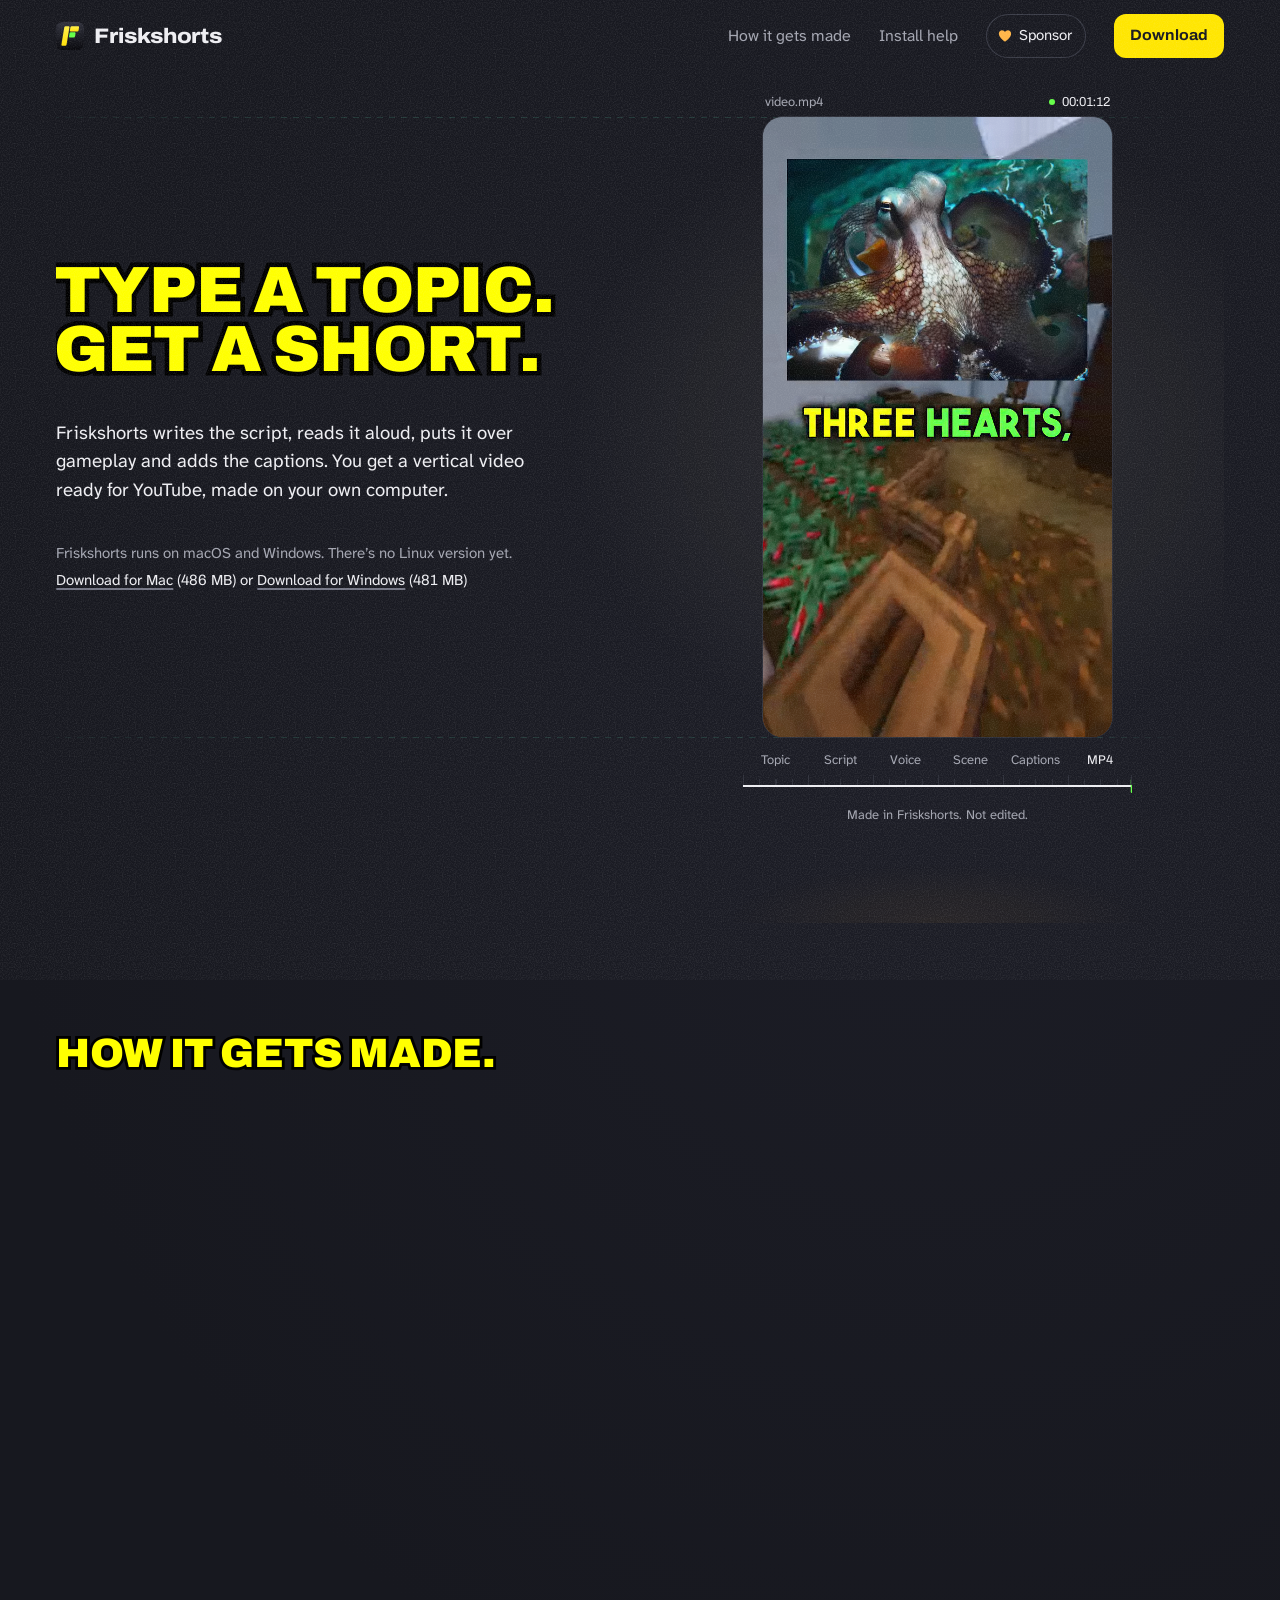
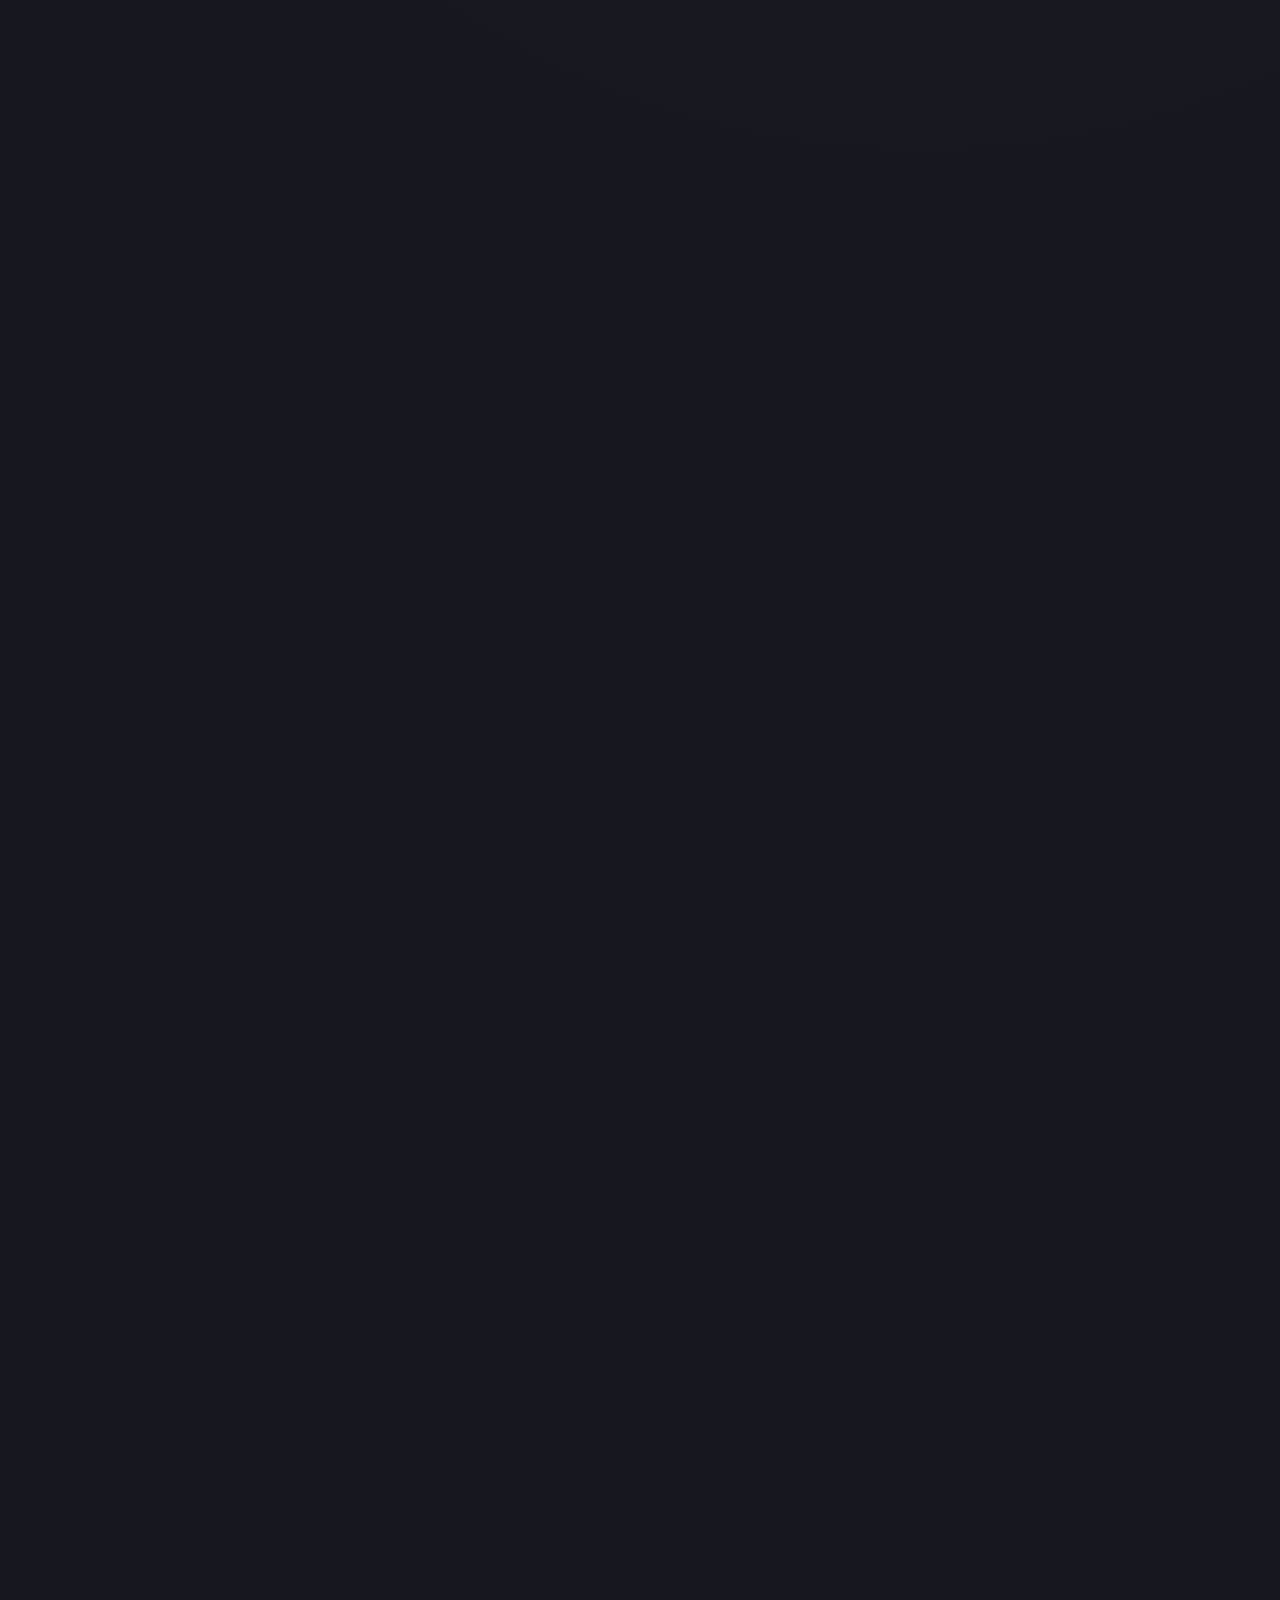
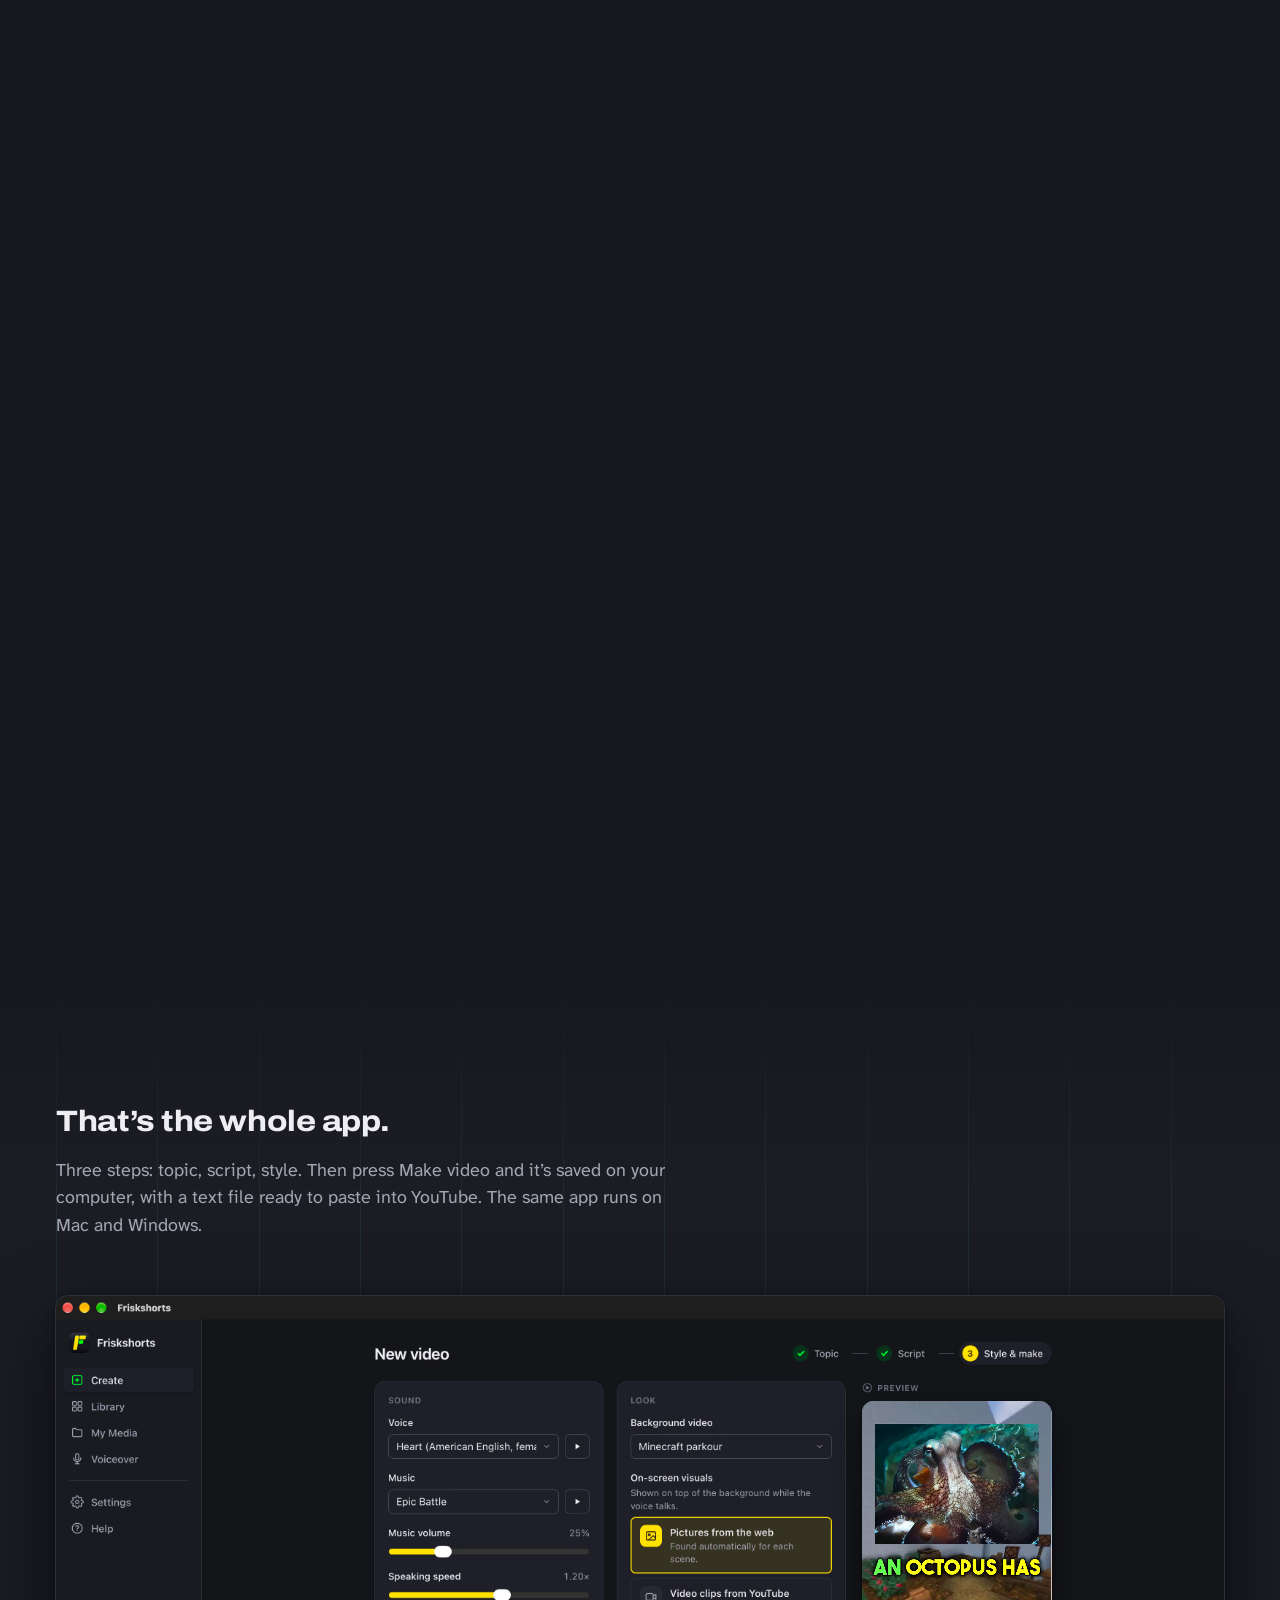
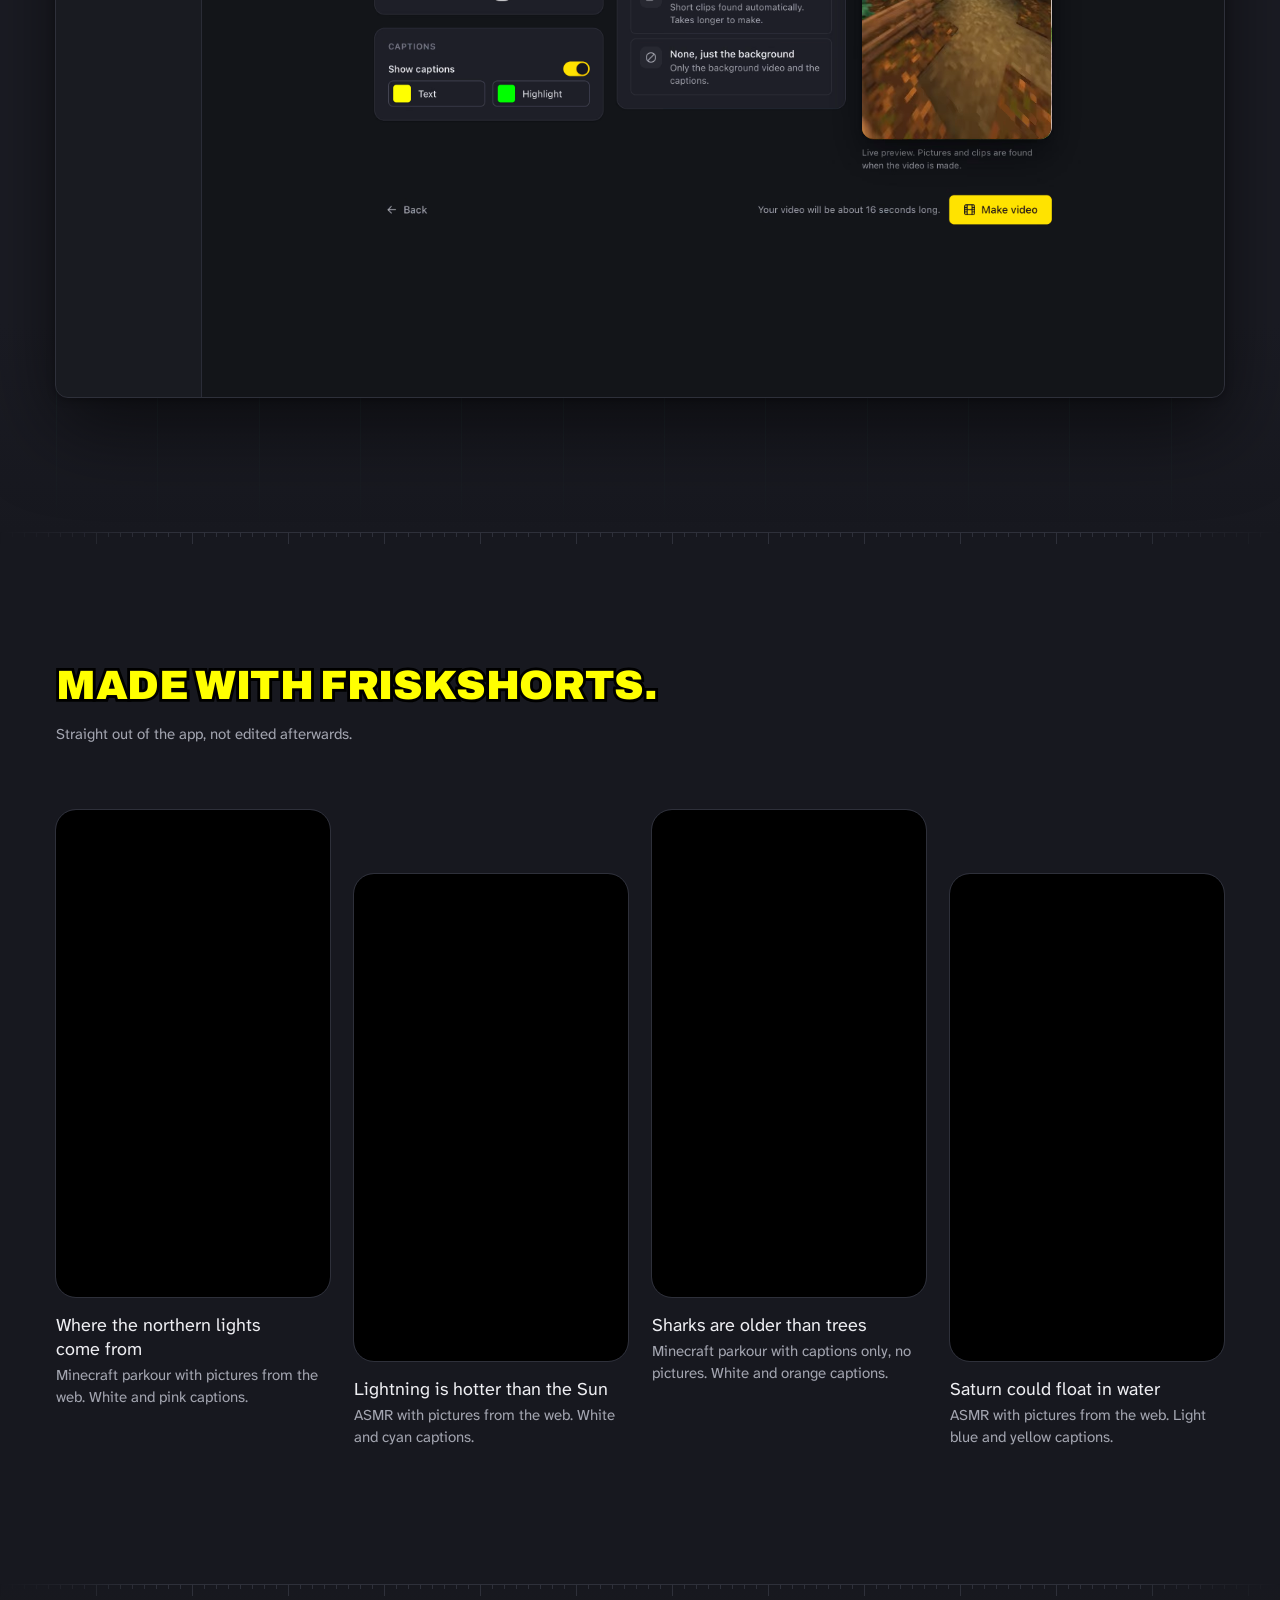
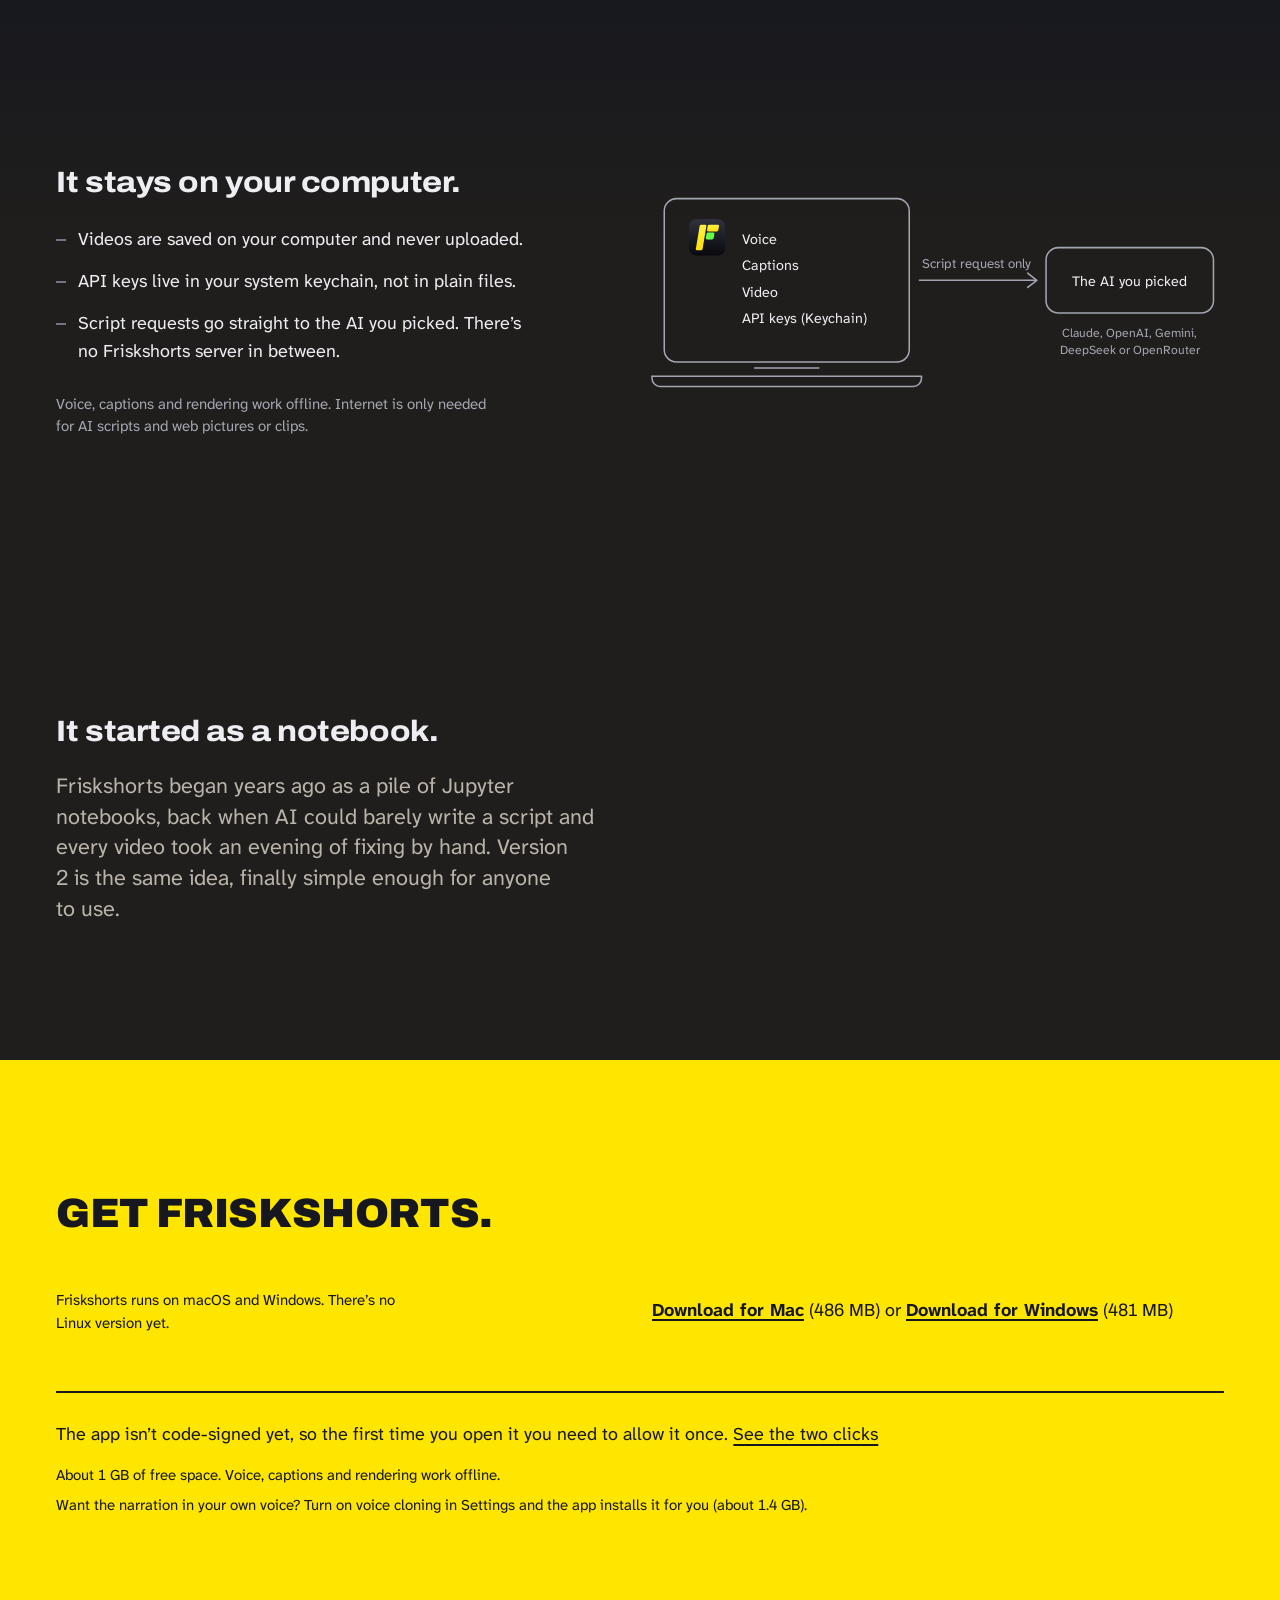
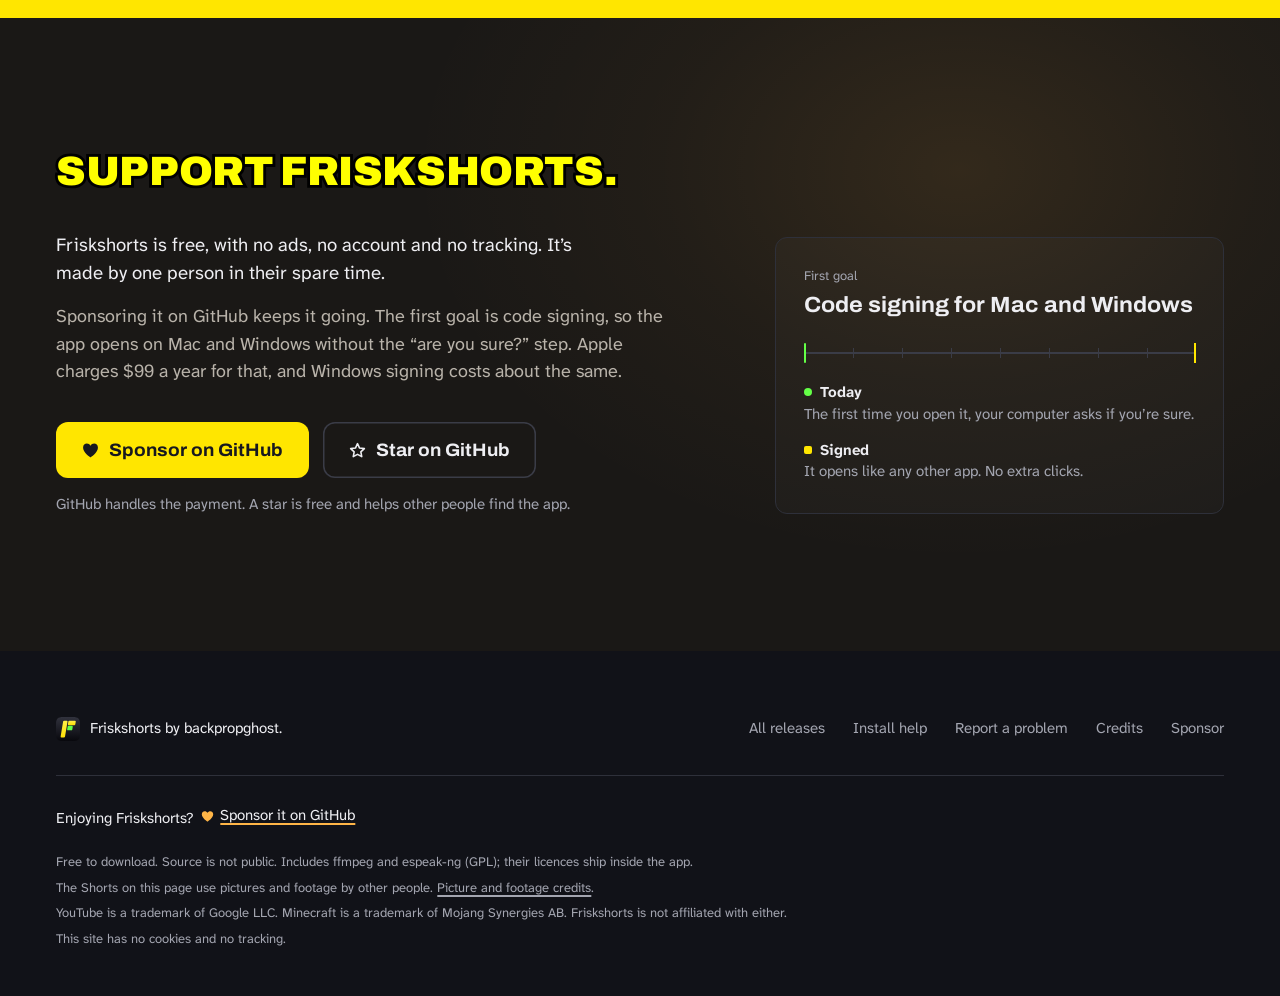
<file: site/index.html>
<!doctype html>
<html lang="en" class="no-js">
<head>
<meta charset="utf-8">
<meta name="viewport" content="width=device-width, initial-scale=1, viewport-fit=cover">
<title>Friskshorts. Type a topic, get a YouTube Short.</title>
<meta name="description" content="A free desktop app for Mac and Windows. It writes the script, reads it aloud, adds gameplay, pictures and word-by-word captions, and saves a 1080 x 1920 MP4 on your computer.">
<link rel="canonical" href="https://backpropghost.github.io/Friskshorts/">
<meta name="theme-color" content="#17181F">
<meta name="color-scheme" content="dark">
<meta property="og:type" content="website">
<meta property="og:site_name" content="Friskshorts">
<meta property="og:title" content="Friskshorts">
<meta property="og:description" content="A free desktop app for Mac and Windows. It writes the script, reads it aloud, adds gameplay, pictures and word-by-word captions, and saves a 1080 x 1920 MP4 on your computer.">
<meta property="og:url" content="https://backpropghost.github.io/Friskshorts/">
<meta property="og:image" content="https://backpropghost.github.io/Friskshorts/img/og.png">
<meta property="og:image:width" content="1200">
<meta property="og:image:height" content="630">
<meta property="og:image:alt" content="The words Type a topic. Get a Short. in yellow captions next to a frame from a Short about sharks.">
<meta name="twitter:card" content="summary_large_image">
<meta name="twitter:title" content="Friskshorts">
<meta name="twitter:description" content="A free desktop app for Mac and Windows. It writes the script, reads it aloud, adds gameplay, pictures and word-by-word captions, and saves a 1080 x 1920 MP4 on your computer.">
<meta name="twitter:image" content="https://backpropghost.github.io/Friskshorts/img/og.png">
<link rel="icon" href="favicon.ico" sizes="32x32">
<link rel="icon" href="img/favicon.svg" type="image/svg+xml">
<link rel="apple-touch-icon" href="img/apple-touch-icon.png">
<link rel="manifest" href="site.webmanifest">
<link rel="preload" href="fonts/archivo.woff2" as="font" type="font/woff2" crossorigin>
<link rel="stylesheet" href="css/site.css?v=2.1.2">
<script>document.documentElement.classList.replace("no-js","js")</script>
<script type="module" src="js/site.js?v=2.1.2"></script>
<script type="application/json" id="release">{"version":"2.1.2","mac":"https://github.com/backpropghost/Friskshorts/releases/download/v2.1.2/Friskshorts-2.1.2-macos-arm64.dmg","macSize":"486 MB","win":"https://github.com/backpropghost/Friskshorts/releases/download/v2.1.2/Friskshorts-2.1.2-windows-x64-setup.exe","winSize":"481 MB","all":"https://github.com/backpropghost/Friskshorts/releases/latest"}</script>
</head>
<body>
<a class="skip" href="#download">Skip to download</a>

<header class="nav" id="nav">
  <a class="brand" href="#top" aria-label="Friskshorts, back to top">
    <svg class="brand-tile" viewBox="0 0 256 256" aria-hidden="true"><use href="#logo"/></svg>
    <span class="brand-word">Friskshorts</span>
  </a>
  <nav aria-label="Main">
    <a class="nav-link" href="#how">How it gets made</a>
    <a class="nav-link" href="install/">Install help</a>
    <a class="nav-sponsor" href="https://github.com/sponsors/backpropghost"><svg viewBox="0 0 16 16" aria-hidden="true"><use href="#g-heart"/></svg><span>Sponsor</span></a>
    <a class="btn btn-yellow btn-nav" href="#download" data-nav-dl><span class="lbl-long" data-os-label>Download for Mac</span><span class="lbl-short">Download</span></a>
  </nav>
</header>

<main id="main">
<div class="stage" id="top" data-state="hero">

  <section class="hero" aria-labelledby="hero-title">
    <h1 class="caption cap-xl" id="hero-title" data-burn="sweep"><span class="ln"><span class="w">Type</span> <span class="w">a</span> <span class="w">topic.</span></span> <span class="ln"><span class="w">Get</span> <span class="w">a</span> <span class="w">Short.</span></span></h1>
    <p class="hero-sub">Friskshorts writes the script, reads it aloud, puts it over gameplay and adds the captions. You get a vertical video ready for YouTube, made on your own computer.</p>
    <div class="dl dl-hero" data-dl>
      <a class="btn btn-yellow btn-big" href="https://github.com/backpropghost/Friskshorts/releases/download/v2.1.2/Friskshorts-2.1.2-macos-arm64.dmg" data-dl-primary>
        <svg class="glyph" viewBox="0 0 24 24" aria-hidden="true" data-glyph><use href="#g-apple"/></svg><span data-dl-label>Download for Mac</span>
      </a>
      <p class="dl-note" data-dl-note>Free. For Macs with Apple Silicon. 486&nbsp;MB.</p>
      <p class="dl-alt"><a href="#download" data-dl-alt>Also for Windows 10 and 11</a></p>
      <p class="dl-after" data-dl-after hidden>Next: open it and follow the two clicks in <a href="install/">Install help</a>.</p>
    </div>
  </section>

  <div class="frame-col">
    <div class="band" id="band">
      <div class="frame-wrap">
        <div class="frame" id="frame" aria-hidden="true">
          <div class="layer layer-final">
            <picture class="poster">
              <source srcset="media/shorts/octopus-poster.avif" type="image/avif">
              <img src="media/shorts/octopus-poster.jpg" width="720" height="1280" alt="" fetchpriority="high">
            </picture>
            <video class="v-final" id="v-final" muted playsinline loop disablepictureinpicture disableremoteplayback preload="none" width="720" height="1280"
              data-webm="media/shorts/octopus-loop-720.webm" data-mp4="media/shorts/octopus-loop-720.mp4" data-mp4-small="media/shorts/octopus-loop-540.mp4"></video>
            <noscript><video class="v-final" autoplay muted playsinline loop width="720" height="1280" poster="media/shorts/octopus-poster.jpg"><source src="media/shorts/octopus-loop-540.mp4" type="video/mp4"></video></noscript>
          </div>

          <div class="layer layer-topic">
            <div class="app-card">
              <p class="app-step"><span class="app-dot">1</span>Topic</p>
              <p class="app-q">What’s your video about?</p>
              <div class="topic-box"><span class="topic-text" data-type="Why an octopus has three hearts">Why an octopus has three hearts</span><i class="caret"></i></div>
              <div class="ideas"><span class="ideas-l">Ideas</span><span>How black holes form</span><span>Why cats purr</span></div>
              <p class="app-len">Length <span>About 30 seconds</span></p>
            </div>
          </div>

          <div class="layer layer-script">
            <p class="script-label">Script</p>
            <ol class="script-lines">
              <li>An octopus has three hearts, and its blood is blue.</li>
              <li>Two hearts pump blood through the gills, and the third pushes it around the body.</li>
              <li>The blue comes from copper, which carries oxygen better in cold, deep water.</li>
              <li>Each of its eight arms can taste what it touches, and the arms hold most of its brain cells.</li>
              <li>It can even change colour in a fraction of a second.</li>
            </ol>
            <div class="wave" id="wave"><svg class="wave-svg" preserveAspectRatio="none"></svg><i class="wave-head"></i></div>
          </div>

          <div class="layer layer-scene" data-sel="minecraft">
            <div class="bg" id="bg">
              <div class="bg-item" data-bg="minecraft">
                <picture><source data-srcset="media/run/bg-minecraft-poster.avif" type="image/avif"><img data-src="media/run/bg-minecraft-poster.jpg" width="720" height="1280" alt="" decoding="async"></picture>
                <video muted playsinline loop disablepictureinpicture disableremoteplayback preload="none" width="720" height="1280" data-av1="media/run/bg-minecraft.webm" data-mp4="media/run/bg-minecraft.mp4"></video>
              </div>
              <div class="bg-item" data-bg="asmr">
                <picture><source data-srcset="media/run/bg-asmr-poster.avif" type="image/avif"><img data-src="media/run/bg-asmr-poster.jpg" width="720" height="1280" alt="" decoding="async"></picture>
                <video muted playsinline loop disablepictureinpicture disableremoteplayback preload="none" width="720" height="1280" data-av1="media/run/bg-asmr.webm" data-mp4="media/run/bg-asmr.mp4"></video>
              </div>
              <div class="bg-item" data-bg="own">
                <picture><source data-srcset="media/run/bg-own-poster.avif" type="image/avif"><img data-src="media/run/bg-own-poster.jpg" width="720" height="1280" alt="" decoding="async"></picture>
                <video muted playsinline loop disablepictureinpicture disableremoteplayback preload="none" width="720" height="1280" data-av1="media/run/bg-own.webm" data-mp4="media/run/bg-own.mp4"></video>
              </div>
            </div>
            <figure class="pic">
              <img data-src="media/run/picture.webp" width="640" height="487" alt="" decoding="async">
              <figcaption>Picture from the web</figcaption>
            </figure>
          </div>

          <div class="layer layer-captions">
            <p class="caption fcap" id="fcap"><span class="w">An</span> <span class="w">octopus</span> <span class="w">has</span></p>
          </div>
        </div>
        <span class="crop crop-tl"></span><span class="crop crop-tr"></span><span class="crop crop-bl"></span><span class="crop crop-br"></span>
        <p class="monitor" aria-hidden="true"><span>video.mp4</span><span class="tc" id="tc">00:00:03</span></p>
        <button class="vctl" type="button" id="stage-pause" aria-pressed="false" data-label-pause="Pause video" data-label-play="Play video"><svg viewBox="0 0 16 16" aria-hidden="true"><path class="i-pause" d="M4.5 3h2.2v10H4.5zM9.3 3h2.2v10H9.3z"/><path class="i-play" d="M5 3l8 5-8 5z"/></svg><span class="sr">Pause video</span></button>
      </div>

      <div class="ruler" aria-hidden="true">
        <ol class="ruler-labels">
          <li class="is-lit">Topic</li><li class="is-lit">Script</li><li class="is-lit">Voice</li><li class="is-lit">Scene</li><li class="is-lit">Captions</li><li class="is-lit is-now">MP4</li>
        </ol>
        <div class="ruler-track">
          <i class="ruler-lit"></i>
          <i class="ruler-head"></i>
        </div>
        <span class="ruler-now">MP4</span>
      </div>

      <div class="band-foot" aria-hidden="true">
        <p class="made-note">Made in Friskshorts. Not edited.</p>
        <ul class="files">
          <li class="file-folder"><svg viewBox="0 0 16 16"><use href="#g-folder"/></svg>An_Octopus_Has_Three_Hearts</li>
          <li><svg viewBox="0 0 16 16"><use href="#g-video"/></svg>video.mp4<span class="file-meta">1080&#8201;×&#8201;1920</span></li>
          <li><svg viewBox="0 0 16 16"><use href="#g-text"/></svg>details.txt<span class="file-meta">title, description, tags</span></li>
        </ul>
      </div>
    </div>
  </div>

  <section class="run" id="how" aria-labelledby="how-title">
    <h2 class="caption cap-l run-head" id="how-title" data-burn="in"><span class="w">How</span> <span class="w">it</span> <span class="w">gets</span> <span class="w">made.</span></h2>
    <ol class="steps">
      <li class="step" data-step="1">
        <div class="step-in">
          <h3 class="step-title"><span class="dot" aria-hidden="true">1</span>Start with a topic.</h3>
          <p>One line is enough. Stuck? Pick one of the ideas.</p>
        </div>
      </li>
      <li class="step" data-step="2">
        <div class="step-in">
          <h3 class="step-title"><span class="dot" aria-hidden="true">2</span>It writes the script.</h3>
          <p>With your own key for Claude, OpenAI, Gemini, DeepSeek or OpenRouter. No key? Copy the prompt into any chatbot and paste the reply back.</p>
        </div>
      </li>
      <li class="step" data-step="3">
        <div class="step-in">
          <h3 class="step-title"><span class="dot" aria-hidden="true">3</span>It reads it aloud, offline.</h3>
          <p>More than 40 natural voices, made on your computer. Want it in your own voice? Add voice cloning in Settings.</p>
          <div class="ctl">
            <button class="btn btn-line btn-voice" type="button" id="voice-btn" aria-pressed="false" data-src="media/audio/voice.m4a">
              <svg viewBox="0 0 16 16" aria-hidden="true"><path class="i-play" d="M5 3l8 5-8 5z"/><path class="i-stop" d="M4 4h8v8H4z"/></svg><span>Hear the voice</span>
            </button>
            <p class="micro">Voice: Heart, American English</p>
          </div>
        </div>
      </li>
      <li class="step" data-step="4">
        <div class="step-in">
          <h3 class="step-title"><span class="dot" aria-hidden="true">4</span>It sets the scene.</h3>
          <p>Minecraft parkour, ASMR or your own video in the background. Pictures from the web or YouTube clips on top, found for each scene.</p>
          <fieldset class="ctl seg" id="bg-pick">
            <legend class="sr">Background video</legend>
            <label><input type="radio" name="bg" value="minecraft" checked><span>Minecraft parkour</span></label>
            <label><input type="radio" name="bg" value="asmr"><span>ASMR</span></label>
            <label><input type="radio" name="bg" value="own"><span>Your own video</span></label>
          </fieldset>
        </div>
      </li>
      <li class="step" data-step="5">
        <div class="step-in">
          <h3 class="step-title"><span class="dot" aria-hidden="true">5</span>It adds the captions.</h3>
          <p>Bold, word by word, in your colours. The word being spoken lights up.</p>
          <div class="ctl swatches">
            <fieldset class="sw" id="sw-text">
              <legend>Text</legend>
              <label style="--c:#FFFF00"><input type="radio" name="captext" value="#FFFF00" checked><span class="sr">Yellow</span></label>
              <label style="--c:#FFFFFF"><input type="radio" name="captext" value="#FFFFFF"><span class="sr">White</span></label>
              <label style="--c:#FF7AD9"><input type="radio" name="captext" value="#FF7AD9"><span class="sr">Pink</span></label>
              <label style="--c:#8BE9FD"><input type="radio" name="captext" value="#8BE9FD"><span class="sr">Cyan</span></label>
            </fieldset>
            <fieldset class="sw" id="sw-now">
              <legend>Highlight</legend>
              <label style="--c:#64FF47"><input type="radio" name="capnow" value="#64FF47" checked><span class="sr">Green</span></label>
              <label style="--c:#FF4D4D"><input type="radio" name="capnow" value="#FF4D4D"><span class="sr">Red</span></label>
              <label style="--c:#FFE600"><input type="radio" name="capnow" value="#FFE600"><span class="sr">Yellow</span></label>
              <label style="--c:#00E5FF"><input type="radio" name="capnow" value="#00E5FF"><span class="sr">Cyan</span></label>
            </fieldset>
          </div>
        </div>
      </li>
      <li class="step" data-step="6">
        <div class="step-in">
          <h3 class="step-title"><span class="dot" aria-hidden="true">6</span>Out comes an MP4.</h3>
          <p>1080&#8201;×&#8201;1920, ready to upload. Next to it, a text file with the title, description and tags.</p>
          <ul class="files files-inline">
            <li class="file-folder"><svg viewBox="0 0 16 16" aria-hidden="true"><use href="#g-folder"/></svg>An_Octopus_Has_Three_Hearts</li>
            <li><svg viewBox="0 0 16 16" aria-hidden="true"><use href="#g-video"/></svg>video.mp4<span class="file-meta">1080&#8201;×&#8201;1920</span></li>
            <li><svg viewBox="0 0 16 16" aria-hidden="true"><use href="#g-text"/></svg>details.txt</li>
          </ul>
        </div>
      </li>
    </ol>
  </section>
</div>

<section class="sec app" id="app" aria-labelledby="app-title">
  <div class="sec-text">
    <h2 class="h2" id="app-title">That’s the whole app.</h2>
    <p>Three steps: topic, script, style. Then press Make video and it’s saved on your computer, with a text file ready to paste into YouTube. The same app runs on Mac and Windows.</p>
  </div>
  <figure class="window">
    <div class="window-shot">
      <picture>
        <source srcset="media/ui/app-style-dark@2x.avif" type="image/avif">
        <source srcset="media/ui/app-style-dark.webp 1600w, media/ui/app-style-dark@2x.webp 3200w" sizes="(max-width: 767px) 210vw, min(1312px, 92vw)" type="image/webp">
        <img src="media/ui/app-style-dark.webp" width="3200" height="1920" loading="lazy" decoding="async" alt="The Friskshorts window on the Style and make step: voice, music, captions and background video on the left, a live preview of the octopus Short on the right, and a Make video button.">
      </picture>
      <div class="window-slot" aria-hidden="true">
        <picture class="vposter"><source srcset="media/shorts/octopus-poster.avif" type="image/avif"><img src="media/shorts/octopus-poster.jpg" width="720" height="1280" alt="" loading="lazy" decoding="async"></picture>
        <video class="v-lazy" muted playsinline loop disablepictureinpicture disableremoteplayback preload="none" width="540" height="960"
          data-webm="media/shorts/octopus-loop-720.webm" data-mp4="media/shorts/octopus-loop-540.mp4"></video>
      </div>
    </div>
    <figcaption><a href="media/ui/app-style-dark@2x.webp" class="full-link">See the full window</a></figcaption>
    <span class="crop crop-tl"></span><span class="crop crop-tr"></span><span class="crop crop-bl"></span><span class="crop crop-br"></span>
  </figure>
</section>

<section class="sec reel" id="made" aria-labelledby="made-title">
  <h2 class="caption cap-l" id="made-title" data-burn="in"><span class="w">Made</span> <span class="w">with</span> <span class="w">Friskshorts.</span></h2>
  <p class="small">Straight out of the app, not edited afterwards.</p>
  <ul class="clips" id="clips">
    <li class="clip">
      <div class="clip-media">
        <picture class="vposter"><source srcset="media/shorts/aurora-poster.avif" type="image/avif"><img src="media/shorts/aurora-poster.jpg" width="720" height="1280" alt="" loading="lazy" decoding="async"></picture>
        <video class="v-lazy" muted playsinline loop disablepictureinpicture disableremoteplayback preload="none" width="540" height="960" aria-label="Where the northern lights come from" data-mp4="media/shorts/aurora-loop-540.mp4"></video>
        <button class="vctl" type="button" aria-pressed="false" data-label-pause="Pause Where the northern lights come from" data-label-play="Play Where the northern lights come from"><svg viewBox="0 0 16 16" aria-hidden="true"><path class="i-pause" d="M4.5 3h2.2v10H4.5zM9.3 3h2.2v10H9.3z"/><path class="i-play" d="M5 3l8 5-8 5z"/></svg><span class="sr">Pause Where the northern lights come from</span></button>
      </div>
      <p class="clip-topic">Where the northern lights come from</p>
      <p class="clip-meta">Minecraft parkour with pictures from the web. White and pink captions.</p>
    </li>
    <li class="clip">
      <div class="clip-media">
        <picture class="vposter"><source srcset="media/shorts/lightning-poster.avif" type="image/avif"><img src="media/shorts/lightning-poster.jpg" width="720" height="1280" alt="" loading="lazy" decoding="async"></picture>
        <video class="v-lazy" muted playsinline loop disablepictureinpicture disableremoteplayback preload="none" width="540" height="960" aria-label="Lightning is hotter than the Sun" data-mp4="media/shorts/lightning-loop-540.mp4"></video>
        <button class="vctl" type="button" aria-pressed="false" data-label-pause="Pause Lightning is hotter than the Sun" data-label-play="Play Lightning is hotter than the Sun"><svg viewBox="0 0 16 16" aria-hidden="true"><path class="i-pause" d="M4.5 3h2.2v10H4.5zM9.3 3h2.2v10H9.3z"/><path class="i-play" d="M5 3l8 5-8 5z"/></svg><span class="sr">Pause Lightning is hotter than the Sun</span></button>
      </div>
      <p class="clip-topic">Lightning is hotter than the Sun</p>
      <p class="clip-meta">ASMR with pictures from the web. White and cyan captions.</p>
    </li>
    <li class="clip">
      <div class="clip-media">
        <picture class="vposter"><source srcset="media/shorts/sharks-poster.avif" type="image/avif"><img src="media/shorts/sharks-poster.jpg" width="720" height="1280" alt="" loading="lazy" decoding="async"></picture>
        <video class="v-lazy" muted playsinline loop disablepictureinpicture disableremoteplayback preload="none" width="540" height="960" aria-label="Sharks are older than trees" data-mp4="media/shorts/sharks-loop-540.mp4"></video>
        <button class="vctl" type="button" aria-pressed="false" data-label-pause="Pause Sharks are older than trees" data-label-play="Play Sharks are older than trees"><svg viewBox="0 0 16 16" aria-hidden="true"><path class="i-pause" d="M4.5 3h2.2v10H4.5zM9.3 3h2.2v10H9.3z"/><path class="i-play" d="M5 3l8 5-8 5z"/></svg><span class="sr">Pause Sharks are older than trees</span></button>
      </div>
      <p class="clip-topic">Sharks are older than trees</p>
      <p class="clip-meta">Minecraft parkour with captions only, no pictures. White and orange captions.</p>
    </li>
    <li class="clip">
      <div class="clip-media">
        <picture class="vposter"><source srcset="media/shorts/saturn-poster.avif" type="image/avif"><img src="media/shorts/saturn-poster.jpg" width="720" height="1280" alt="" loading="lazy" decoding="async"></picture>
        <video class="v-lazy" muted playsinline loop disablepictureinpicture disableremoteplayback preload="none" width="540" height="960" aria-label="Saturn could float in water" data-mp4="media/shorts/saturn-loop-540.mp4"></video>
        <button class="vctl" type="button" aria-pressed="false" data-label-pause="Pause Saturn could float in water" data-label-play="Play Saturn could float in water"><svg viewBox="0 0 16 16" aria-hidden="true"><path class="i-pause" d="M4.5 3h2.2v10H4.5zM9.3 3h2.2v10H9.3z"/><path class="i-play" d="M5 3l8 5-8 5z"/></svg><span class="sr">Pause Saturn could float in water</span></button>
      </div>
      <p class="clip-topic">Saturn could float in water</p>
      <p class="clip-meta">ASMR with pictures from the web. Light blue and yellow captions.</p>
    </li>
  </ul>
  <p class="clips-count" aria-hidden="true"><span id="clip-n">1</span> / 4</p>
</section>

<section class="sec private" id="private" aria-labelledby="private-title">
  <div class="sec-text">
    <h2 class="h2" id="private-title">It stays on your computer.</h2>
    <ul class="plain">
      <li>Videos are saved on your computer and never uploaded.</li>
      <li>API keys live in your system keychain, not in plain files.</li>
      <li>Script requests go straight to the AI you picked. There’s no Friskshorts server in between.</li>
    </ul>
    <p class="small">Voice, captions and rendering work offline. Internet is only needed for AI scripts and web pictures or clips.</p>
  </div>
  <figure class="diagram">
    <svg class="dg-h" viewBox="0 0 560 360" role="img" aria-labelledby="dg-title">
      <title id="dg-title">Your computer makes the voice, captions and video and keeps the API keys. Only the script request goes out, straight to the AI you picked.</title>
      <g class="dg-line">
        <rect x="12" y="78" width="240" height="160" rx="12"/>
        <path d="M0 252h264v2a8 8 0 0 1-8 8H8a8 8 0 0 1-8-8z"/>
        <path d="M100 244h64"/>
        <rect x="386" y="126" width="164" height="64" rx="12"/>
      </g>
      <svg x="36" y="98" width="36" height="36" viewBox="0 0 256 256"><use href="#logo"/></svg>
      <g class="dg-text">
        <text x="88" y="122">Voice</text>
        <text x="88" y="148">Captions</text>
        <text x="88" y="174">Video</text>
        <text x="88" y="200">API keys (Keychain)</text>
        <text x="468" y="164" text-anchor="middle">The AI you picked</text>
      </g>
      <text class="dg-faint" x="468" y="214" text-anchor="middle">Claude, OpenAI, Gemini,</text>
      <text class="dg-faint" x="468" y="230" text-anchor="middle">DeepSeek or OpenRouter</text>
      <text class="dg-muted" x="318" y="146" text-anchor="middle">Script request only</text>
      <path class="dg-arrow" d="M262 158H376" pathLength="1"/>
      <path class="dg-arrow dg-tip" d="M368 151l9 7-9 7"/>
    </svg>
    <svg class="dg-v" viewBox="0 0 340 430" role="img" aria-labelledby="dg-title-v">
      <title id="dg-title-v">Your computer makes the voice, captions and video and keeps the API keys. Only the script request goes out, straight to the AI you picked.</title>
      <g class="dg-line">
        <rect x="50" y="8" width="240" height="160" rx="12"/>
        <path d="M38 182h264v2a8 8 0 0 1-8 8H46a8 8 0 0 1-8-8z"/>
        <path d="M138 174h64"/>
        <rect x="88" y="306" width="164" height="64" rx="12"/>
      </g>
      <svg x="72" y="28" width="36" height="36" viewBox="0 0 256 256"><use href="#logo"/></svg>
      <g class="dg-text">
        <text x="124" y="52">Voice</text>
        <text x="124" y="78">Captions</text>
        <text x="124" y="104">Video</text>
        <text x="124" y="130">API keys (Keychain)</text>
        <text x="170" y="344" text-anchor="middle">The AI you picked</text>
      </g>
      <text class="dg-muted" x="184" y="254">Script request only</text>
      <text class="dg-faint" x="170" y="396" text-anchor="middle">Claude, OpenAI, Gemini,</text>
      <text class="dg-faint" x="170" y="414" text-anchor="middle">DeepSeek or OpenRouter</text>
      <path class="dg-arrow" d="M170 204V296" pathLength="1"/>
      <path class="dg-arrow dg-tip" d="M163 288l7 9 7-9"/>
    </svg>
  </figure>
</section>

<section class="sec story" id="story" aria-labelledby="story-title">
  <h2 class="h2" id="story-title">It started as a notebook.</h2>
  <p class="story-body">Friskshorts began years ago as a pile of Jupyter notebooks, back when AI could barely write a script and every video took an evening of fixing by hand. Version 2 is the same idea, finally simple enough for anyone to use.</p>
</section>

<section class="get" id="download" aria-labelledby="get-title" tabindex="-1">
  <div class="get-in">
    <h2 class="caption cap-l cap-ink" id="get-title" data-burn="in"><span class="w">Get</span> <span class="w">Friskshorts.</span></h2>
    <div class="get-grid" data-dl>
      <div class="get-main">
        <a class="btn btn-ink btn-huge" href="https://github.com/backpropghost/Friskshorts/releases/download/v2.1.2/Friskshorts-2.1.2-macos-arm64.dmg" data-dl-primary>
          <svg class="glyph" viewBox="0 0 24 24" aria-hidden="true" data-glyph><use href="#g-apple"/></svg><span data-dl-label>Download for Mac</span>
        </a>
        <p class="get-line" data-dl-line>Version 2.1.2 for Macs with Apple Silicon (M1 or newer). 486&nbsp;MB.</p>
        <p class="dl-after" data-dl-after hidden>Next: open it and follow the two clicks in <a href="install/">Install help</a>. Enjoying it later? <a href="#support">Sponsor Friskshorts</a>.</p>
      </div>
      <div class="get-other" data-dl-other>
        <p data-other-text>Windows 10 or 11, 64-bit.</p>
        <p><a class="u" href="https://github.com/backpropghost/Friskshorts/releases/download/v2.1.2/Friskshorts-2.1.2-windows-x64-setup.exe" data-other-link>Download for Windows</a> <span class="tnum" data-other-size>480&nbsp;MB.</span></p>
      </div>
    </div>
    <div class="get-notes">
      <p>The app isn’t code-signed yet, so the first time you open it you need to allow it once. <a class="u" href="install/">See the two clicks</a></p>
      <p class="small">About 1&nbsp;GB of free space. Voice, captions and rendering work offline.</p>
      <p class="small">Want the narration in your own voice? Turn on voice cloning in Settings and the app installs it for you (about 1.4&nbsp;GB).</p>
    </div>
  </div>
</section>

<section class="sup" id="support" aria-labelledby="support-title">
  <div class="sup-in">
    <h2 class="caption cap-l" id="support-title" data-burn="in"><span class="w">Support</span> <span class="w">Friskshorts.</span></h2>
    <div class="sup-text">
      <p class="sup-lede">Friskshorts is free, with no ads, no account and no tracking. It’s made by one person in their spare time.</p>
      <p class="sup-body">Sponsoring it on GitHub keeps it going. The first goal is code signing, so the app opens on Mac and Windows without the “are you sure?” step. Apple charges $99 a year for that, and Windows signing costs about the same.</p>
      <div class="sup-ctas">
        <a class="btn btn-yellow btn-big" href="https://github.com/sponsors/backpropghost"><svg class="glyph" viewBox="0 0 16 16" aria-hidden="true"><use href="#g-heart"/></svg>Sponsor on GitHub</a>
        <a class="btn btn-ghost btn-big" href="https://github.com/backpropghost/Friskshorts"><svg class="glyph" viewBox="0 0 16 16" aria-hidden="true"><use href="#g-star"/></svg>Star on GitHub</a>
      </div>
      <p class="small sup-note">GitHub handles the payment. A star is free and helps other people find the app.</p>
    </div>
    <figure class="goal" aria-labelledby="goal-title">
      <p class="goal-k">First goal</p>
      <p class="goal-h" id="goal-title">Code signing for Mac and Windows</p>
      <div class="goal-ruler" aria-hidden="true"><i class="goal-head"></i></div>
      <ol class="goal-steps">
        <li><span class="goal-l">Today</span>The first time you open it, your computer asks if you’re sure.</li>
        <li><span class="goal-l">Signed</span>It opens like any other app. No extra clicks.</li>
      </ol>
      <span class="crop crop-tl"></span><span class="crop crop-tr"></span><span class="crop crop-bl"></span><span class="crop crop-br"></span>
    </figure>
  </div>
</section>
</main>

<footer class="foot">
  <div class="foot-top">
    <p class="foot-brand"><svg class="brand-tile" viewBox="0 0 256 256" aria-hidden="true"><use href="#logo"/></svg>Friskshorts by backpropghost.</p>
    <ul class="foot-links">
      <li><a href="https://github.com/backpropghost/Friskshorts/releases">All releases</a></li>
      <li><a href="install/">Install help</a></li>
      <li><a href="https://github.com/backpropghost/Friskshorts/issues">Report a problem</a></li>
      <li><a href="credits/">Credits</a></li>
      <li><a href="https://github.com/sponsors/backpropghost">Sponsor</a></li>
    </ul>
  </div>
  <p class="foot-sponsor">Enjoying Friskshorts? <a href="https://github.com/sponsors/backpropghost"><svg viewBox="0 0 16 16" aria-hidden="true"><use href="#g-heart"/></svg>Sponsor it on GitHub</a></p>
  <div class="fine">
    <p>Free to download. Source is not public. Includes ffmpeg and espeak-ng (GPL); their licences ship inside the app.</p>
    <p>The Shorts on this page use pictures and footage by other people. <a href="credits/">Picture and footage credits</a>.</p>
    <p>YouTube is a trademark of Google LLC. Minecraft is a trademark of Mojang Synergies AB. Friskshorts is not affiliated with either.</p>
    <p>This site has no cookies and no tracking.</p>
  </div>
</footer>

<svg class="defs" aria-hidden="true" focusable="false">
  <defs>
    <linearGradient id="lg-tile" x1="0" y1="0" x2="0" y2="1"><stop offset="0" stop-color="#31323D"/><stop offset="1" stop-color="#08080D"/></linearGradient>
    <linearGradient id="lg-yellow" x1="0" y1="0" x2="0" y2="1"><stop offset="0" stop-color="#FFEF48"/><stop offset="1" stop-color="#FFDF07"/></linearGradient>
    <symbol id="logo" viewBox="0 0 256 256">
      <path fill="url(#lg-tile)" d="M76 0h104c56 0 76 20 76 76v104c0 56-20 76-76 76H76c-56 0-76-20-76-76V76C0 20 20 0 76 0z"/>
      <g transform="skewX(-9.46)">
        <rect x="84" y="39" width="47" height="179" rx="10" fill="url(#lg-yellow)"/>
        <rect x="140" y="39" width="79" height="48" rx="10" fill="url(#lg-yellow)"/>
        <rect x="141" y="94" width="55" height="48" rx="10" fill="#64FF47"/>
      </g>
    </symbol>
    <symbol id="g-apple" viewBox="0 0 24 24"><path fill="currentColor" d="M12.152 6.896c-.948 0-2.415-1.078-3.96-1.04-2.04.027-3.91 1.183-4.961 3.014-2.117 3.675-.546 9.103 1.519 12.09 1.013 1.454 2.208 3.09 3.792 3.039 1.52-.065 2.09-.987 3.935-.987 1.831 0 2.35.987 3.96.948 1.637-.026 2.676-1.48 3.676-2.948 1.156-1.688 1.636-3.325 1.662-3.415-.039-.013-3.182-1.221-3.22-4.857-.026-3.04 2.48-4.494 2.597-4.559-1.429-2.09-3.623-2.324-4.39-2.376-2-.156-3.675 1.09-4.61 1.09zM15.53 3.83c.843-1.012 1.4-2.427 1.245-3.83-1.207.052-2.662.805-3.532 1.818-.78.896-1.454 2.338-1.273 3.714 1.338.104 2.715-.688 3.559-1.701"/></symbol>
    <symbol id="g-win" viewBox="0 0 24 24"><path fill="currentColor" d="M0 3.449L9.75 2.1v9.451H0m10.949-9.602L24 0v11.4H10.949M0 12.6h9.75v9.451L0 20.699M10.949 12.6H24V24l-12.9-1.801"/></symbol>
    <symbol id="g-heart" viewBox="0 0 16 16"><path fill="currentColor" d="M8 14.4S1 10 1 5.3C1 3 2.7 1.5 4.6 1.5c1.4 0 2.7.8 3.4 2 .7-1.2 2-2 3.4-2C13.3 1.5 15 3 15 5.3 15 10 8 14.4 8 14.4z"/></symbol>
    <symbol id="g-star" viewBox="0 0 16 16"><path fill="none" stroke="currentColor" stroke-width="1.5" stroke-linejoin="round" d="m8 1.6 1.95 4.1 4.5.55-3.3 3.1.85 4.45L8 11.6l-3.99 2.2.85-4.45-3.3-3.1 4.5-.55z"/></symbol>
    <symbol id="g-video" viewBox="0 0 16 16"><g fill="none" stroke="currentColor" stroke-width="1.5" stroke-linejoin="round"><rect x="2" y="1.75" width="12" height="12.5" rx="2"/><path d="M6.5 5.6v4.8L10.4 8z"/></g></symbol>
    <symbol id="g-text" viewBox="0 0 16 16"><g fill="none" stroke="currentColor" stroke-width="1.5" stroke-linecap="round" stroke-linejoin="round"><path d="M3 1.75h6.5L13 5.25v9H3z"/><path d="M9.25 1.75v3.75H13M5.5 8.5h5M5.5 11h3.5"/></g></symbol>
    <symbol id="g-folder" viewBox="0 0 16 16"><path fill="none" stroke="currentColor" stroke-width="1.5" stroke-linejoin="round" d="M1.75 3.75a1 1 0 0 1 1-1h3.4l1.6 1.75h5.5a1 1 0 0 1 1 1v6.75a1 1 0 0 1-1 1H2.75a1 1 0 0 1-1-1z"/></symbol>
  </defs>
</svg>
</body>
</html>
</file>
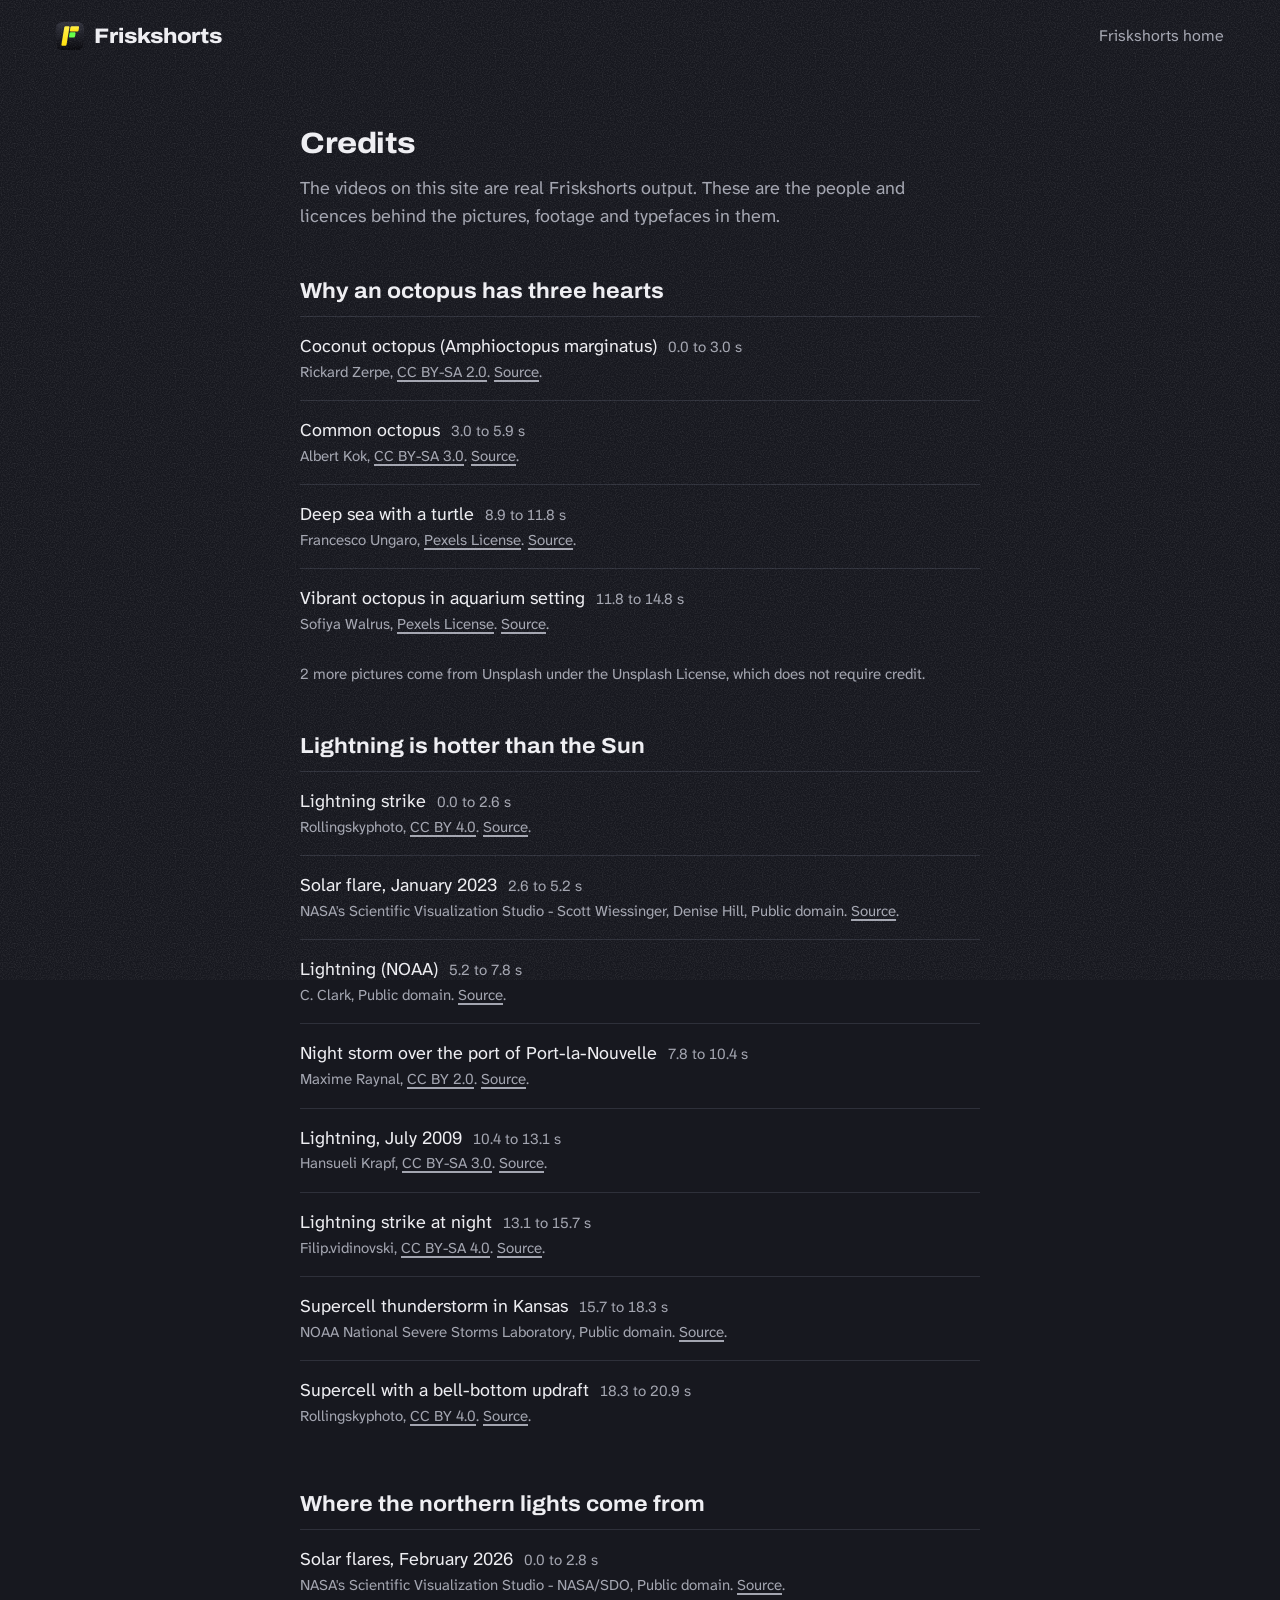
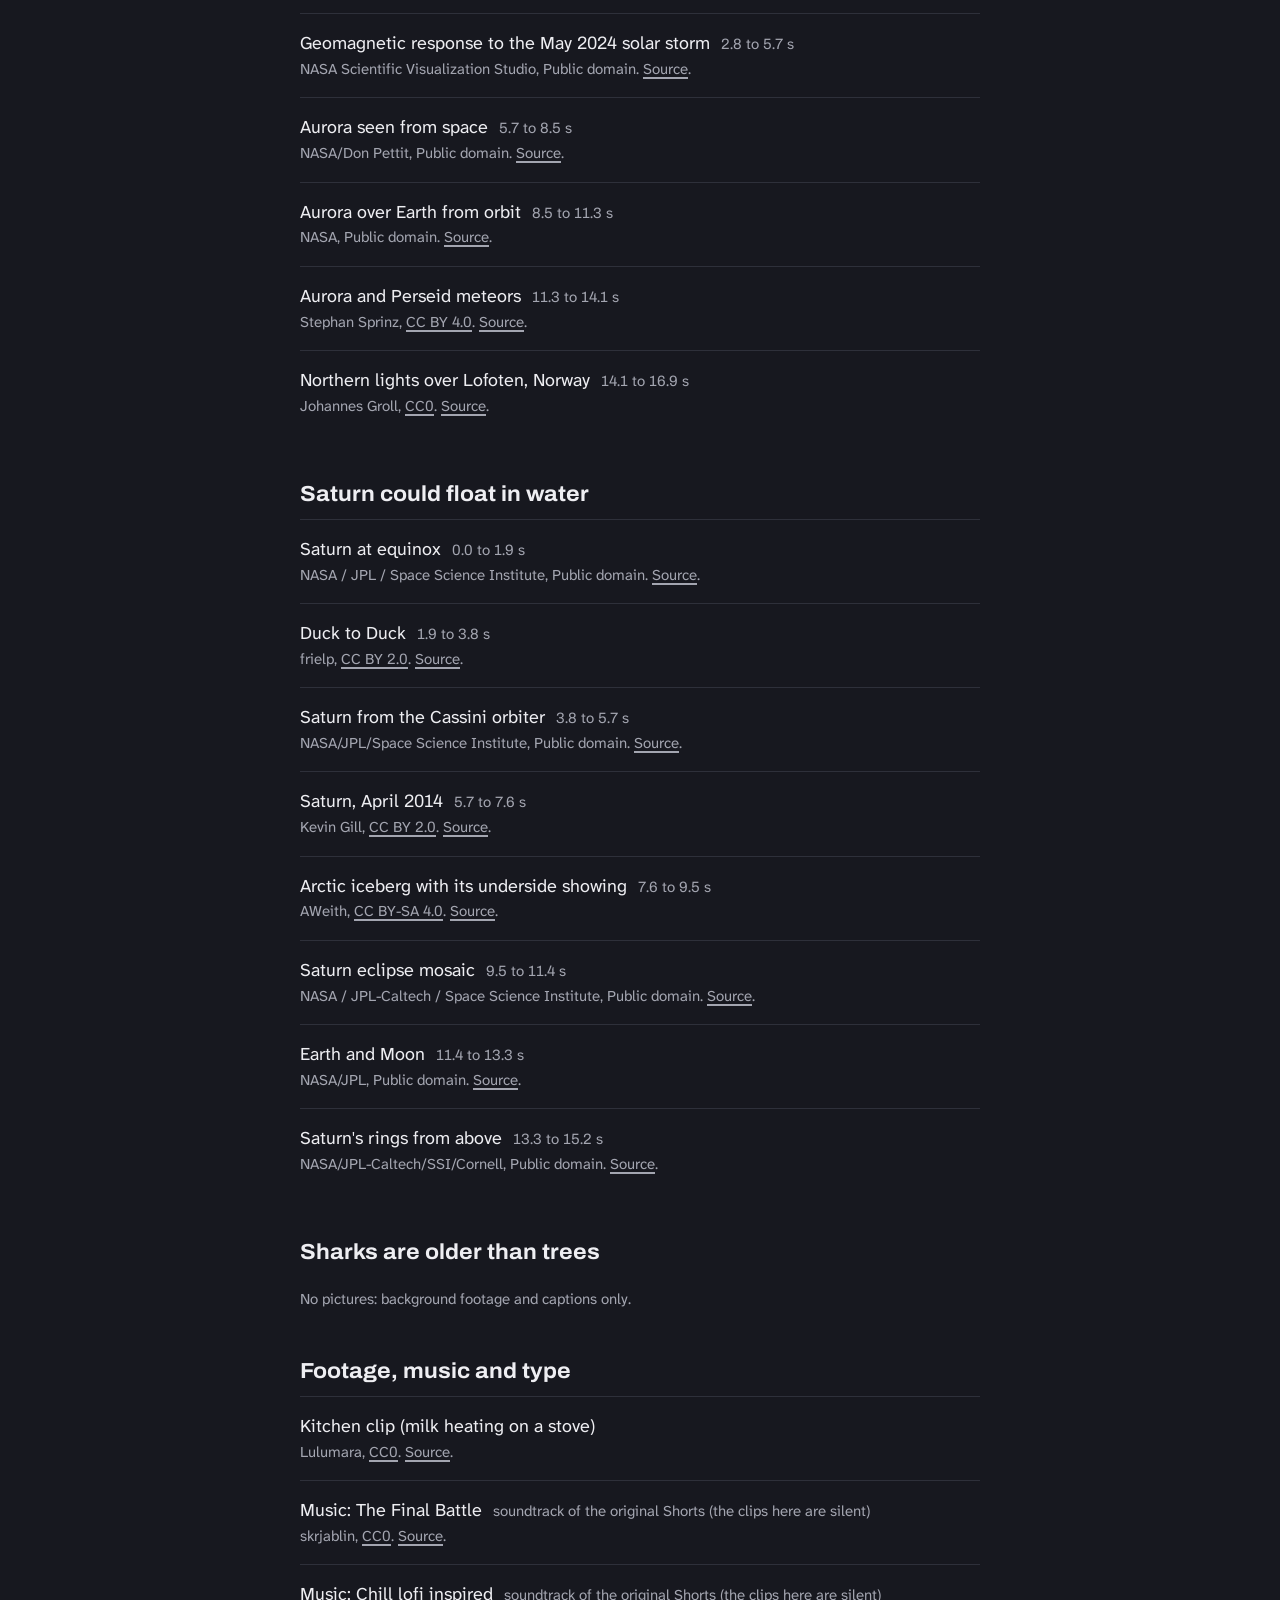
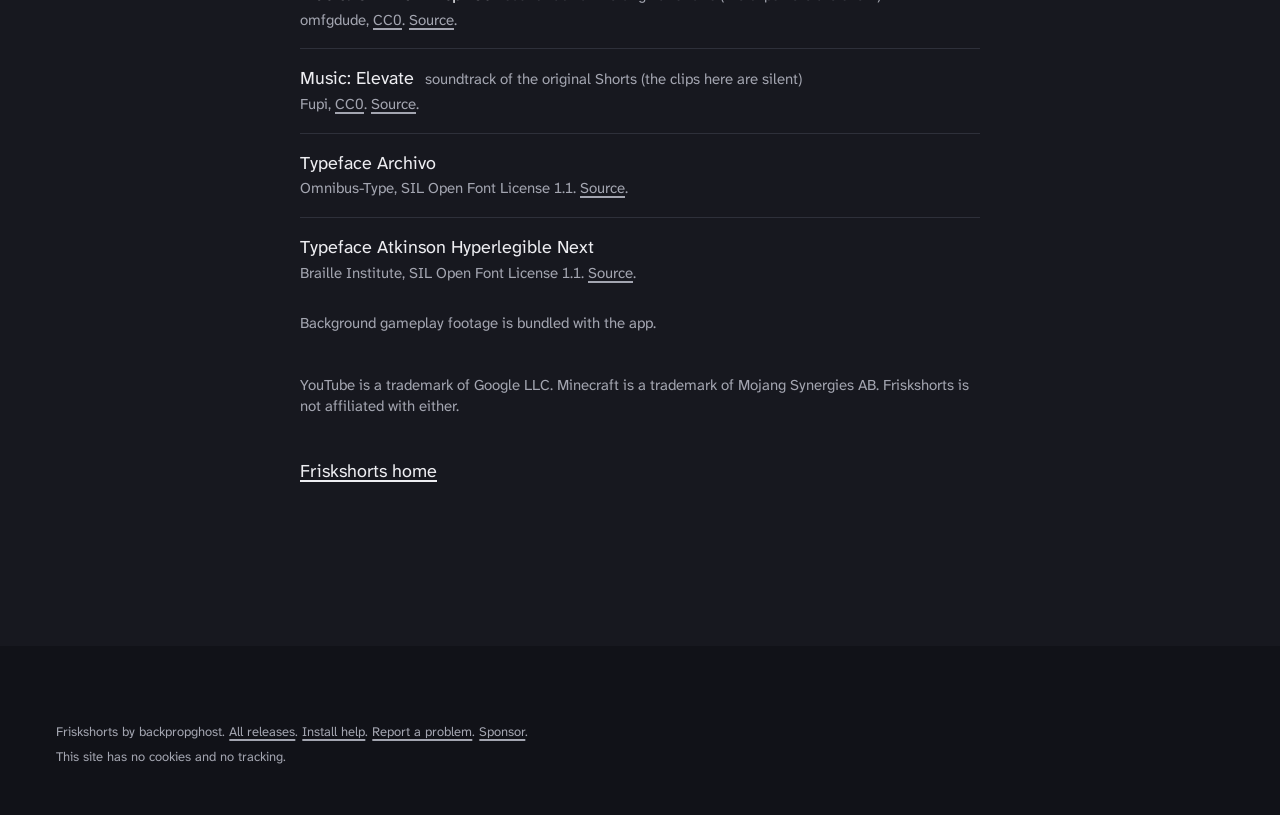
<file: site/credits/index.html>
<!doctype html>
<html lang="en" class="no-js">
<head>
<meta charset="utf-8">
<meta name="viewport" content="width=device-width, initial-scale=1, viewport-fit=cover">
<title>Credits. Friskshorts</title>
<meta name="description" content="Who made the pictures, footage and typefaces shown on the Friskshorts site, and their licences.">
<link rel="canonical" href="https://backpropghost.github.io/Friskshorts/credits/">
<meta name="theme-color" content="#17181F">
<meta name="color-scheme" content="dark">
<link rel="icon" href="../favicon.ico" sizes="32x32">
<link rel="icon" href="../img/favicon.svg" type="image/svg+xml">
<link rel="stylesheet" href="../css/site.css?v=2.1.1">
<script>document.documentElement.classList.replace("no-js","js")</script>
</head>
<body>
<header class="nav">
  <a class="brand" href="../" aria-label="Friskshorts home"><img class="brand-tile" src="../img/logo.svg" width="28" height="28" alt=""><span class="brand-word">Friskshorts</span></a>
  <nav aria-label="Main"><a class="nav-link nav-show" href="../">Friskshorts home</a></nav>
</header>
<main class="inst credits" id="main">
  <h1 class="inst-h1">Credits</h1>
  <p class="inst-lede">The videos on this site are real Friskshorts output. These are the people and licences behind the pictures, footage and typefaces in them.</p>
  <section class="cr-sec">
    <h2 class="cr-h">Why an octopus has three hearts</h2>
    <ul class="cr-list">
      <li><p class="cr-what">Coconut octopus (Amphioctopus marginatus) <span class="cr-time">0.0 to 3.0 s</span></p><p class="cr-who">Rickard Zerpe, <a href="https://creativecommons.org/licenses/by-sa/2.0/">CC BY-SA 2.0</a>. <a href="https://www.flickr.com/photos/krokodiver/15622968434/">Source</a>.</p></li>
      <li><p class="cr-what">Common octopus <span class="cr-time">3.0 to 5.9 s</span></p><p class="cr-who">Albert Kok, <a href="https://creativecommons.org/licenses/by-sa/3.0">CC BY-SA 3.0</a>. <a href="https://commons.wikimedia.org/wiki/File:Octopus2.jpg">Source</a>.</p></li>
      <li><p class="cr-what">Deep sea with a turtle <span class="cr-time">8.9 to 11.8 s</span></p><p class="cr-who">Francesco Ungaro, <a href="https://www.pexels.com/license/">Pexels License</a>. <a href="https://www.pexels.com/photo/3410956/">Source</a>.</p></li>
      <li><p class="cr-what">Vibrant octopus in aquarium setting <span class="cr-time">11.8 to 14.8 s</span></p><p class="cr-who">Sofiya Walrus, <a href="https://www.pexels.com/license/">Pexels License</a>. <a href="https://www.pexels.com/photo/vibrant-octopus-in-aquarium-setting-29999876/">Source</a>.</p></li>
    </ul>
    <p class="cr-note small">2 more pictures come from Unsplash under the Unsplash License, which does not require credit.</p>
  </section>
  <section class="cr-sec">
    <h2 class="cr-h">Lightning is hotter than the Sun</h2>
    <ul class="cr-list">
      <li><p class="cr-what">Lightning strike <span class="cr-time">0.0 to 2.6 s</span></p><p class="cr-who">Rollingskyphoto, <a href="https://creativecommons.org/licenses/by/4.0">CC BY 4.0</a>. <a href="https://commons.wikimedia.org/wiki/File:High_Quality_Lightning_Strike.jpg">Source</a>.</p></li>
      <li><p class="cr-what">Solar flare, January 2023 <span class="cr-time">2.6 to 5.2 s</span></p><p class="cr-who">NASA&#x27;s Scientific Visualization Studio - Scott Wiessinger, Denise Hill, Public domain. <a href="https://commons.wikimedia.org/wiki/File:Strong_Solar_Erupts_from_Sun_on_January_10,_2023_(SVS14276).jpg">Source</a>.</p></li>
      <li><p class="cr-what">Lightning (NOAA) <span class="cr-time">5.2 to 7.8 s</span></p><p class="cr-who">C. Clark, Public domain. <a href="https://commons.wikimedia.org/wiki/File:Lightning_NOAA.jpg">Source</a>.</p></li>
      <li><p class="cr-what">Night storm over the port of Port-la-Nouvelle <span class="cr-time">7.8 to 10.4 s</span></p><p class="cr-who">Maxime Raynal, <a href="https://creativecommons.org/licenses/by/2.0">CC BY 2.0</a>. <a href="https://commons.wikimedia.org/wiki/File:Port_and_lighthouse_overnight_storm_with_lightning_in_Port-la-Nouvelle.jpg">Source</a>.</p></li>
      <li><p class="cr-what">Lightning, July 2009 <span class="cr-time">10.4 to 13.1 s</span></p><p class="cr-who">Hansueli Krapf, <a href="https://creativecommons.org/licenses/by-sa/3.0">CC BY-SA 3.0</a>. <a href="https://commons.wikimedia.org/wiki/File:Lightning_14.07.2009_20-42-33.JPG">Source</a>.</p></li>
      <li><p class="cr-what">Lightning strike at night <span class="cr-time">13.1 to 15.7 s</span></p><p class="cr-who">Filip.vidinovski, <a href="https://creativecommons.org/licenses/by-sa/4.0">CC BY-SA 4.0</a>. <a href="https://commons.wikimedia.org/wiki/File:Rural_nightime_lightning_strike.png">Source</a>.</p></li>
      <li><p class="cr-what">Supercell thunderstorm in Kansas <span class="cr-time">15.7 to 18.3 s</span></p><p class="cr-who">NOAA National Severe Storms Laboratory, Public domain. <a href="https://commons.wikimedia.org/wiki/File:Supercell-thunderstorm-in-Kansas.jpg">Source</a>.</p></li>
      <li><p class="cr-what">Supercell with a bell-bottom updraft <span class="cr-time">18.3 to 20.9 s</span></p><p class="cr-who">Rollingskyphoto, <a href="https://creativecommons.org/licenses/by/4.0">CC BY 4.0</a>. <a href="https://commons.wikimedia.org/wiki/File:Supercell_with_bell-bottom_updraft.jpg">Source</a>.</p></li>
    </ul>
  </section>
  <section class="cr-sec">
    <h2 class="cr-h">Where the northern lights come from</h2>
    <ul class="cr-list">
      <li><p class="cr-what">Solar flares, February 2026 <span class="cr-time">0.0 to 2.8 s</span></p><p class="cr-who">NASA&#x27;s Scientific Visualization Studio - NASA/SDO, Public domain. <a href="https://commons.wikimedia.org/wiki/File:Early_February_Flares_2026_(SVS14964_-_SDO_02-04-26_1216UT_X4_131-171_V3).jpg">Source</a>.</p></li>
      <li><p class="cr-what">Geomagnetic response to the May 2024 solar storm <span class="cr-time">2.8 to 5.7 s</span></p><p class="cr-who">NASA Scientific Visualization Studio, Public domain. <a href="https://commons.wikimedia.org/wiki/File:Geomagnetic_and_Atmospheric_Response_to_May_2024_Solar_Storm_(SVS5435_-_3-31-2025a_magnetosphere_pc_anim_satellitesNoGDC_3x3Hyperwall_01500_print).jpg">Source</a>.</p></li>
      <li><p class="cr-what">Aurora seen from space <span class="cr-time">5.7 to 8.5 s</span></p><p class="cr-who">NASA/Don Pettit, Public domain. <a href="https://commons.wikimedia.org/wiki/File:Aurora_From_Space.jpg">Source</a>.</p></li>
      <li><p class="cr-what">Aurora over Earth from orbit <span class="cr-time">8.5 to 11.3 s</span></p><p class="cr-who">NASA, Public domain. <a href="https://commons.wikimedia.org/wiki/File:Aurora_Seen_From_Space_by_NASA.jpg">Source</a>.</p></li>
      <li><p class="cr-what">Aurora and Perseid meteors <span class="cr-time">11.3 to 14.1 s</span></p><p class="cr-who">Stephan Sprinz, <a href="https://creativecommons.org/licenses/by/4.0">CC BY 4.0</a>. <a href="https://commons.wikimedia.org/wiki/File:Aurora_and_perseids.jpg">Source</a>.</p></li>
      <li><p class="cr-what">Northern lights over Lofoten, Norway <span class="cr-time">14.1 to 16.9 s</span></p><p class="cr-who">Johannes Groll, <a href="http://creativecommons.org/publicdomain/zero/1.0/deed.en">CC0</a>. <a href="https://commons.wikimedia.org/wiki/File:Lofoten,_Norway_(Unsplash).jpg">Source</a>.</p></li>
    </ul>
  </section>
  <section class="cr-sec">
    <h2 class="cr-h">Saturn could float in water</h2>
    <ul class="cr-list">
      <li><p class="cr-what">Saturn at equinox <span class="cr-time">0.0 to 1.9 s</span></p><p class="cr-who">NASA / JPL / Space Science Institute, Public domain. <a href="https://commons.wikimedia.org/wiki/File:Saturn_during_Equinox.jpg">Source</a>.</p></li>
      <li><p class="cr-what">Duck to Duck <span class="cr-time">1.9 to 3.8 s</span></p><p class="cr-who">frielp, <a href="https://creativecommons.org/licenses/by/2.0">CC BY 2.0</a>. <a href="https://commons.wikimedia.org/wiki/File:Duck_to_Duck_-_Flickr_-_frielp.jpg">Source</a>.</p></li>
      <li><p class="cr-what">Saturn from the Cassini orbiter <span class="cr-time">3.8 to 5.7 s</span></p><p class="cr-who">NASA/JPL/Space Science Institute, Public domain. <a href="https://commons.wikimedia.org/wiki/File:Saturn_from_Cassini_Orbiter_(2004-10-06).jpg">Source</a>.</p></li>
      <li><p class="cr-what">Saturn, April 2014 <span class="cr-time">5.7 to 7.6 s</span></p><p class="cr-who">Kevin Gill, <a href="https://creativecommons.org/licenses/by/2.0">CC BY 2.0</a>. <a href="https://commons.wikimedia.org/wiki/File:Saturn_-_April_4_2014_(48942915096).jpg">Source</a>.</p></li>
      <li><p class="cr-what">Arctic iceberg with its underside showing <span class="cr-time">7.6 to 9.5 s</span></p><p class="cr-who">AWeith, <a href="https://creativecommons.org/licenses/by-sa/4.0">CC BY-SA 4.0</a>. <a href="https://commons.wikimedia.org/wiki/File:Iceberg_in_the_Arctic_with_its_underside_exposed.jpg">Source</a>.</p></li>
      <li><p class="cr-what">Saturn eclipse mosaic <span class="cr-time">9.5 to 11.4 s</span></p><p class="cr-who">NASA / JPL-Caltech / Space Science Institute, Public domain. <a href="https://commons.wikimedia.org/wiki/File:PIA17172_Saturn_eclipse_mosaic_bright_crop.jpg">Source</a>.</p></li>
      <li><p class="cr-what">Earth and Moon <span class="cr-time">11.4 to 13.3 s</span></p><p class="cr-who">NASA/JPL, Public domain. <a href="https://commons.wikimedia.org/wiki/File:Earth_and_Moon_-_GPN-2000-001437.jpg">Source</a>.</p></li>
      <li><p class="cr-what">Saturn&#x27;s rings from above <span class="cr-time">13.3 to 15.2 s</span></p><p class="cr-who">NASA/JPL-Caltech/SSI/Cornell, Public domain. <a href="https://commons.wikimedia.org/wiki/File:Top_view_of_the_rings_of_Saturn_by_Cassini_-_October_10,_2013.jpg">Source</a>.</p></li>
    </ul>
  </section>
  <section class="cr-sec">
    <h2 class="cr-h">Sharks are older than trees</h2>
    <ul class="cr-list">

    </ul>
    <p class="cr-note small">No pictures: background footage and captions only.</p>
  </section>
  <section class="cr-sec">
    <h2 class="cr-h">Footage, music and type</h2>
    <ul class="cr-list">
      <li><p class="cr-what">Kitchen clip (milk heating on a stove)</p><p class="cr-who">Lulumara, <a href="https://creativecommons.org/publicdomain/zero/1.0/">CC0</a>. <a href="https://commons.wikimedia.org/wiki/File:Milchkochen.webm">Source</a>.</p></li>
      <li><p class="cr-what">Music: The Final Battle <span class="cr-time">soundtrack of the original Shorts (the clips here are silent)</span></p><p class="cr-who">skrjablin, <a href="https://creativecommons.org/publicdomain/zero/1.0/">CC0</a>. <a href="https://opengameart.org/content/the-final-battle">Source</a>.</p></li>
      <li><p class="cr-what">Music: Chill lofi inspired <span class="cr-time">soundtrack of the original Shorts (the clips here are silent)</span></p><p class="cr-who">omfgdude, <a href="https://creativecommons.org/publicdomain/zero/1.0/">CC0</a>. <a href="https://opengameart.org/content/chill-lofi-inspired">Source</a>.</p></li>
      <li><p class="cr-what">Music: Elevate <span class="cr-time">soundtrack of the original Shorts (the clips here are silent)</span></p><p class="cr-who">Fupi, <a href="https://creativecommons.org/publicdomain/zero/1.0/">CC0</a>. <a href="https://opengameart.org/content/elevate-instrument-tracks">Source</a>.</p></li>
      <li><p class="cr-what">Typeface Archivo</p><p class="cr-who">Omnibus-Type, SIL Open Font License 1.1. <a href="https://github.com/google/fonts/tree/main/ofl/archivo">Source</a>.</p></li>
      <li><p class="cr-what">Typeface Atkinson Hyperlegible Next</p><p class="cr-who">Braille Institute, SIL Open Font License 1.1. <a href="https://github.com/google/fonts/tree/main/ofl/atkinsonhyperlegiblenext">Source</a>.</p></li>
    </ul>
    <p class="cr-note small">Background gameplay footage is bundled with the app.</p>
  </section>
  <p class="cr-note small">YouTube is a trademark of Google LLC. Minecraft is a trademark of Mojang Synergies AB. Friskshorts is not affiliated with either.</p>
  <p class="inst-back"><a href="../">Friskshorts home</a></p>
</main>
<footer class="foot credits-foot">
  <div class="fine">
    <p>Friskshorts by backpropghost. <a href="https://github.com/backpropghost/Friskshorts/releases">All releases</a>. <a href="../install/">Install help</a>. <a href="https://github.com/backpropghost/Friskshorts/issues">Report a problem</a>. <a href="https://github.com/sponsors/backpropghost">Sponsor</a>.</p>
    <p>This site has no cookies and no tracking.</p>
  </div>
</footer>
</body>
</html>
</file>
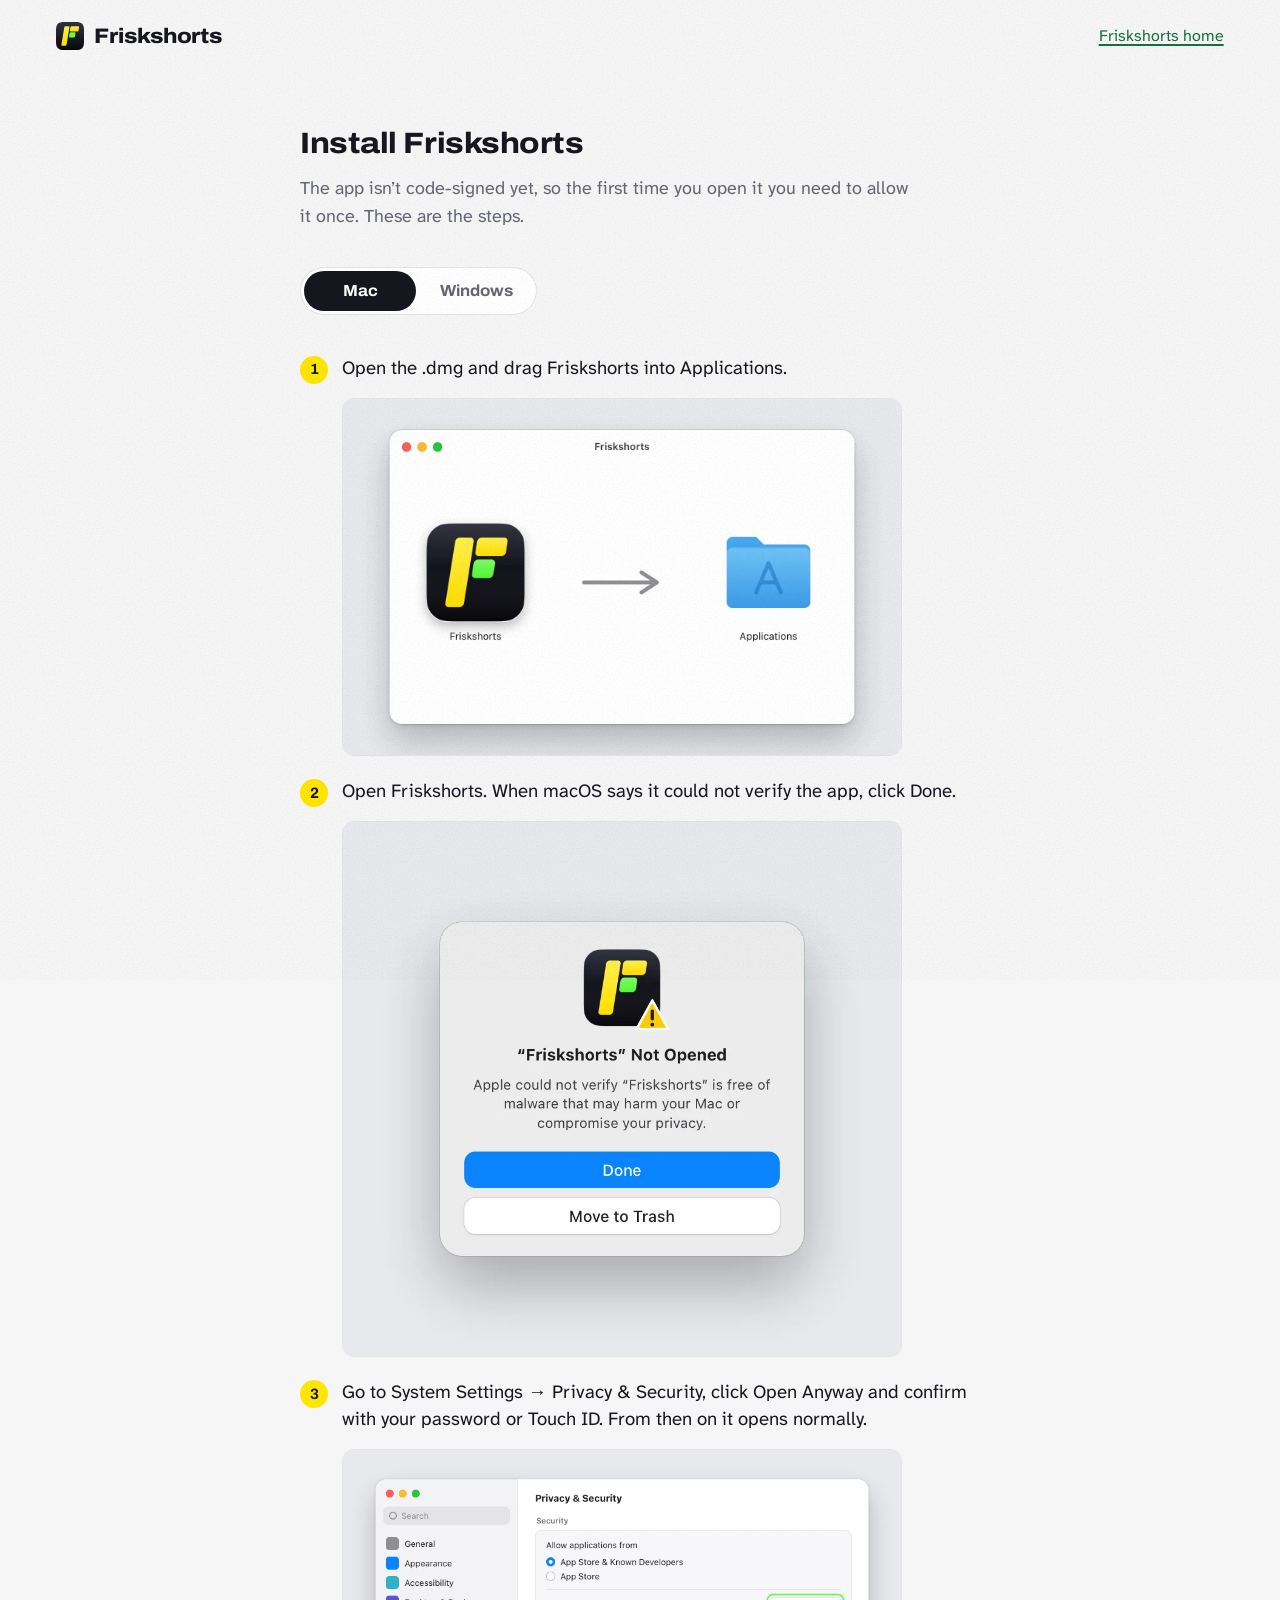
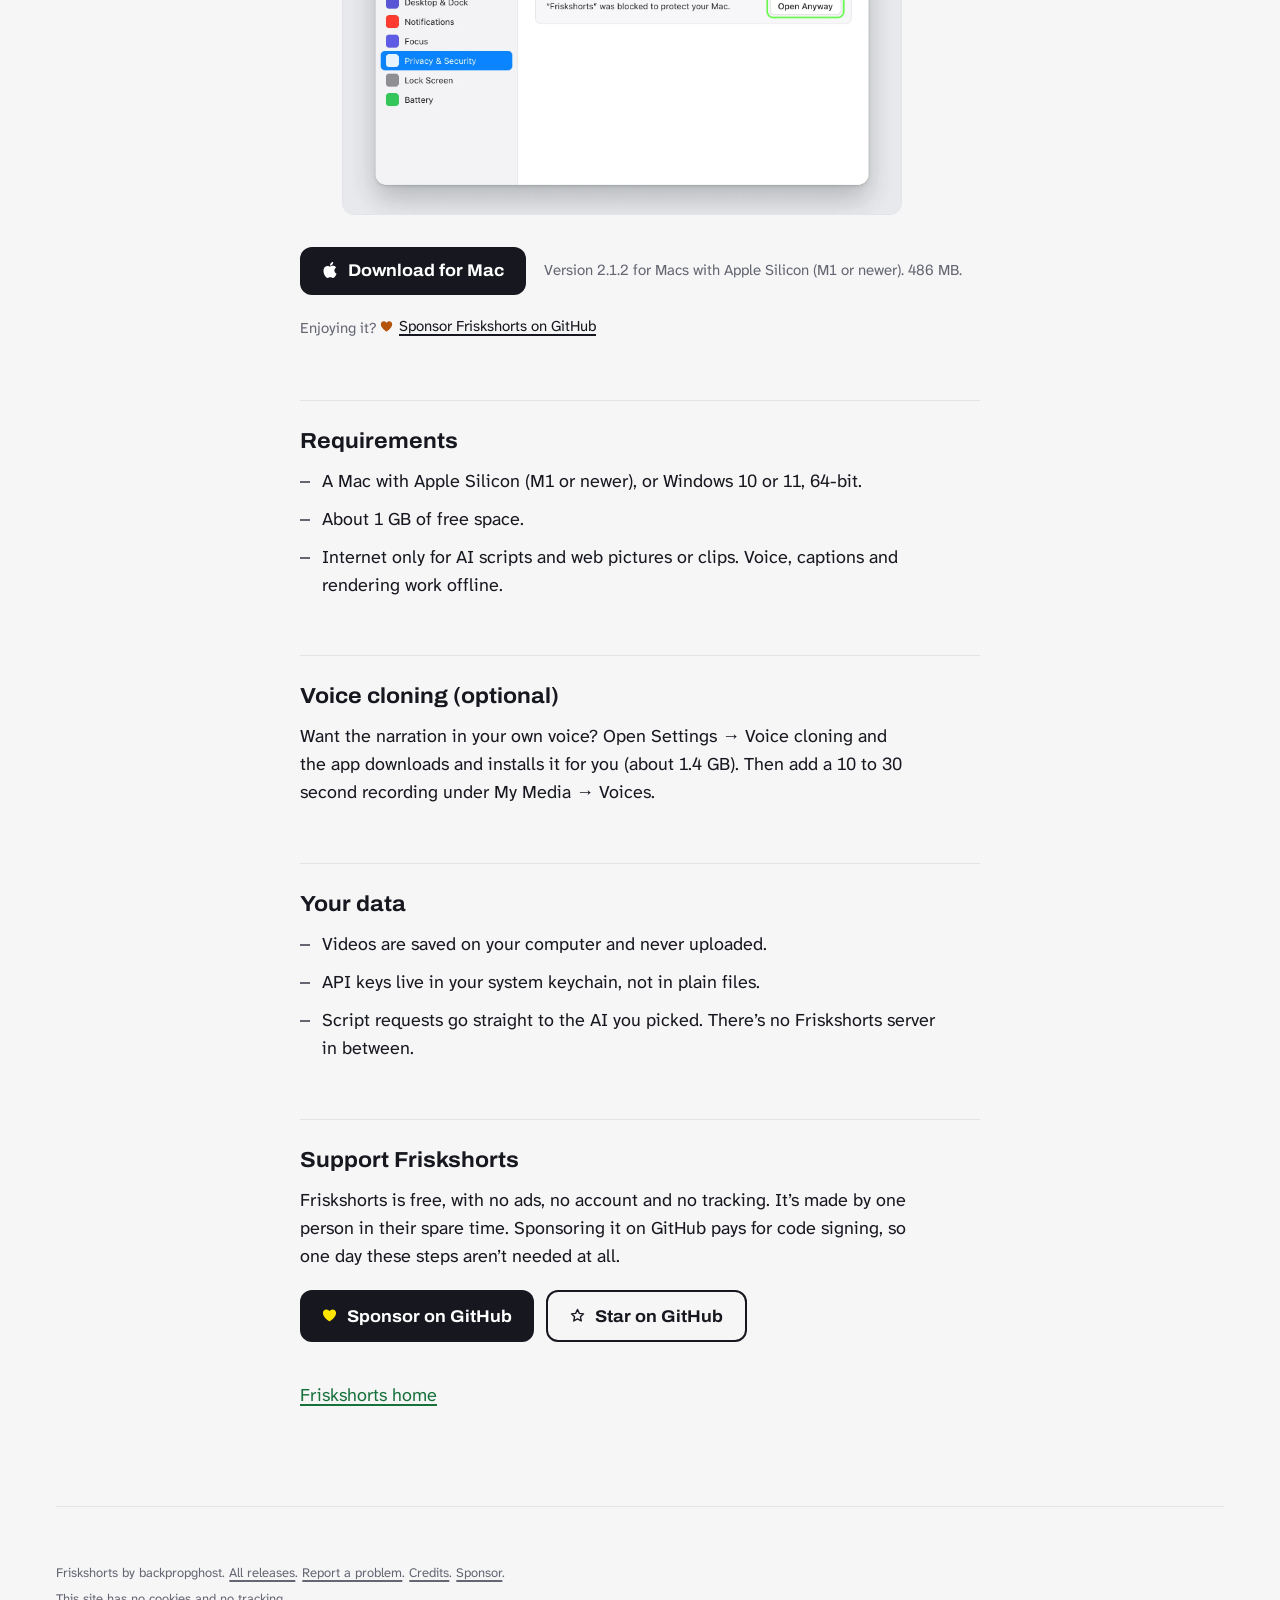
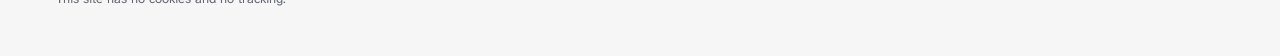
<file: site/install/index.html>
<!doctype html>
<html lang="en" class="no-js page-light">
<head>
<meta charset="utf-8">
<meta name="viewport" content="width=device-width, initial-scale=1, viewport-fit=cover">
<title>Install Friskshorts on Mac or Windows</title>
<meta name="description" content="How to open Friskshorts the first time on a Mac or on Windows. The app isn't code-signed yet, so your computer asks once if you're sure.">
<link rel="canonical" href="https://backpropghost.github.io/Friskshorts/install/">
<meta name="theme-color" content="#F6F6F7">
<meta name="color-scheme" content="light">
<meta property="og:type" content="website">
<meta property="og:site_name" content="Friskshorts">
<meta property="og:title" content="Install Friskshorts">
<meta property="og:description" content="How to open Friskshorts the first time on a Mac or on Windows.">
<meta property="og:url" content="https://backpropghost.github.io/Friskshorts/install/">
<meta property="og:image" content="https://backpropghost.github.io/Friskshorts/img/og.png">
<meta name="twitter:card" content="summary_large_image">
<meta name="twitter:image" content="https://backpropghost.github.io/Friskshorts/img/og.png">
<link rel="icon" href="../favicon.ico" sizes="32x32">
<link rel="icon" href="../img/favicon.svg" type="image/svg+xml">
<link rel="apple-touch-icon" href="../img/apple-touch-icon.png">
<link rel="manifest" href="../site.webmanifest">
<link rel="preload" href="../fonts/archivo.woff2" as="font" type="font/woff2" crossorigin>
<link rel="stylesheet" href="../css/site.css?v=2.1.2">
<script>document.documentElement.classList.replace("no-js","js")</script>
<script type="module" src="../js/site.js?v=2.1.2"></script>
</head>
<body>
<header class="nav">
  <a class="brand" href="../" aria-label="Friskshorts home">
    <svg class="brand-tile" viewBox="0 0 256 256" aria-hidden="true"><use href="#logo"/></svg>
    <span class="brand-word">Friskshorts</span>
  </a>
  <nav aria-label="Main"><a class="nav-back" href="../">Friskshorts home</a></nav>
</header>

<main class="inst" id="main">
  <h1 class="inst-h1">Install Friskshorts</h1>
  <p class="inst-lede">The app isn’t code-signed yet, so the first time you open it you need to allow it once. These are the steps.</p>

  <div class="tabs" role="tablist" aria-label="Your computer">
    <button type="button" role="tab" id="tab-mac" aria-controls="mac" aria-selected="true">Mac</button>
    <button type="button" role="tab" id="tab-win" aria-controls="win" aria-selected="false" tabindex="-1">Windows</button>
  </div>

  <section class="panel is-on" id="mac" role="tabpanel" aria-labelledby="h-mac">
    <h2 class="panel-h" id="h-mac">Mac</h2>
    <ol class="inst-steps">
      <li><span class="idot" aria-hidden="true">1</span><div><p>Open the .dmg and drag Friskshorts into Applications.</p><figure class="shot"><img src="../media/ui/install-mac-1-dmg@2x.webp" width="720" height="460" loading="lazy" decoding="async" alt="The Friskshorts disk image window: the app icon next to an arrow pointing to the Applications folder."></figure></div></li>
      <li><span class="idot" aria-hidden="true">2</span><div><p>Open Friskshorts. When macOS says it could not verify the app, click Done.</p><figure class="shot"><img src="../media/ui/install-mac-2-not-opened@2x.webp" width="460" height="440" loading="lazy" decoding="async" alt="The macOS dialog: Friskshorts Not Opened. Apple could not verify Friskshorts is free of malware. Buttons: Done and Move to Trash."></figure></div></li>
      <li><span class="idot" aria-hidden="true">3</span><div><p>Go to System Settings → Privacy &amp; Security, click Open Anyway and confirm with your password or Touch ID. From then on it opens normally.</p><figure class="shot"><img src="../media/ui/install-mac-3-open-anyway@2x.webp" width="860" height="560" loading="lazy" decoding="async" alt="System Settings, Privacy and Security: Friskshorts was blocked to protect your Mac, with an Open Anyway button."></figure></div></li>
    </ol>
    <p class="inst-dl"><a class="btn btn-ink-l" href="https://github.com/backpropghost/Friskshorts/releases/download/v2.1.2/Friskshorts-2.1.2-macos-arm64.dmg"><svg class="glyph" viewBox="0 0 24 24" aria-hidden="true"><use href="#g-apple"/></svg>Download for Mac</a> <span>Version 2.1.2 for Macs with Apple Silicon (M1 or newer). 486&nbsp;MB.</span></p>
    <p class="inst-enjoy">Enjoying it? <a href="https://github.com/sponsors/backpropghost"><svg viewBox="0 0 16 16" aria-hidden="true"><use href="#g-heart"/></svg>Sponsor Friskshorts on GitHub</a></p>
  </section>

  <section class="panel" id="win" role="tabpanel" aria-labelledby="h-win">
    <h2 class="panel-h" id="h-win">Windows</h2>
    <ol class="inst-steps">
      <li><span class="idot" aria-hidden="true">1</span><div><p>Run the setup file.</p></div></li>
      <li><span class="idot" aria-hidden="true">2</span><div><p>If SmartScreen says “Windows protected your PC”, click More info, then Run anyway.</p><figure class="shot"><img src="../media/ui/install-win-1-more-info@2x.webp" width="680" height="500" loading="lazy" decoding="async" alt="The Windows protected your PC dialog with the More info link marked."></figure><figure class="shot"><img src="../media/ui/install-win-2-run-anyway@2x.webp" width="680" height="500" loading="lazy" decoding="async" alt="The same dialog after More info, with the Run anyway button marked."></figure></div></li>
      <li><span class="idot" aria-hidden="true">3</span><div><p>It installs for your user only, no admin rights needed. Start it from the Start menu.</p><figure class="shot shot-wide"><img src="../media/ui/app-windows-light@2x.webp" width="1440" height="900" loading="lazy" decoding="async" alt="Illustration: the Friskshorts Style and make screen inside a Windows 11 style window."></figure></div></li>
    </ol>
    <p class="inst-dl"><a class="btn btn-ink-l" href="https://github.com/backpropghost/Friskshorts/releases/download/v2.1.2/Friskshorts-2.1.2-windows-x64-setup.exe"><svg class="glyph" viewBox="0 0 24 24" aria-hidden="true"><use href="#g-win"/></svg>Download for Windows</a> <span>Windows 10 or 11, 64-bit. 480&nbsp;MB.</span></p>
    <p class="inst-enjoy">Enjoying it? <a href="https://github.com/sponsors/backpropghost"><svg viewBox="0 0 16 16" aria-hidden="true"><use href="#g-heart"/></svg>Sponsor Friskshorts on GitHub</a></p>
  </section>

  <section class="inst-more" aria-labelledby="h-req">
    <h2 class="inst-h2" id="h-req">Requirements</h2>
    <ul class="inst-list">
      <li>A Mac with Apple Silicon (M1 or newer), or Windows 10 or 11, 64-bit.</li>
      <li>About 1&nbsp;GB of free space.</li>
      <li>Internet only for AI scripts and web pictures or clips. Voice, captions and rendering work offline.</li>
    </ul>
  </section>
  <section class="inst-more" aria-labelledby="h-vc">
    <h2 class="inst-h2" id="h-vc">Voice cloning (optional)</h2>
    <p>Want the narration in your own voice? Open Settings → Voice cloning and the app downloads and installs it for you (about 1.4&nbsp;GB). Then add a 10 to 30 second recording under My Media → Voices.</p>
  </section>
  <section class="inst-more" aria-labelledby="h-data">
    <h2 class="inst-h2" id="h-data">Your data</h2>
    <ul class="inst-list">
      <li>Videos are saved on your computer and never uploaded.</li>
      <li>API keys live in your system keychain, not in plain files.</li>
      <li>Script requests go straight to the AI you picked. There’s no Friskshorts server in between.</li>
    </ul>
  </section>

  <section class="inst-more inst-sup" aria-labelledby="h-sup">
    <h2 class="inst-h2" id="h-sup">Support Friskshorts</h2>
    <p>Friskshorts is free, with no ads, no account and no tracking. It’s made by one person in their spare time. Sponsoring it on GitHub pays for code signing, so one day these steps aren’t needed at all.</p>
    <p class="inst-sup-ctas"><a class="btn btn-ink-l" href="https://github.com/sponsors/backpropghost"><svg class="glyph" viewBox="0 0 16 16" aria-hidden="true"><use href="#g-heart"/></svg>Sponsor on GitHub</a> <a class="btn btn-outline" href="https://github.com/backpropghost/Friskshorts"><svg class="glyph" viewBox="0 0 16 16" aria-hidden="true"><use href="#g-star"/></svg>Star on GitHub</a></p>
  </section>
  <p class="inst-back"><a href="../">Friskshorts home</a></p>
</main>

<footer class="foot inst-foot">
  <div class="fine">
    <p>Friskshorts by backpropghost. <a href="https://github.com/backpropghost/Friskshorts/releases">All releases</a>. <a href="https://github.com/backpropghost/Friskshorts/issues">Report a problem</a>. <a href="../credits/">Credits</a>. <a href="https://github.com/sponsors/backpropghost">Sponsor</a>.</p>
    <p>This site has no cookies and no tracking.</p>
  </div>
</footer>

<svg class="defs" aria-hidden="true" focusable="false">
  <defs>
    <linearGradient id="lg-tile" x1="0" y1="0" x2="0" y2="1"><stop offset="0" stop-color="#31323D"/><stop offset="1" stop-color="#08080D"/></linearGradient>
    <linearGradient id="lg-yellow" x1="0" y1="0" x2="0" y2="1"><stop offset="0" stop-color="#FFEF48"/><stop offset="1" stop-color="#FFDF07"/></linearGradient>
    <symbol id="logo" viewBox="0 0 256 256">
      <path fill="url(#lg-tile)" d="M76 0h104c56 0 76 20 76 76v104c0 56-20 76-76 76H76c-56 0-76-20-76-76V76C0 20 20 0 76 0z"/>
      <g transform="skewX(-9.46)">
        <rect x="84" y="39" width="47" height="179" rx="10" fill="url(#lg-yellow)"/>
        <rect x="140" y="39" width="79" height="48" rx="10" fill="url(#lg-yellow)"/>
        <rect x="141" y="94" width="55" height="48" rx="10" fill="#64FF47"/>
      </g>
    </symbol>
    <symbol id="g-apple" viewBox="0 0 24 24"><path fill="currentColor" d="M12.152 6.896c-.948 0-2.415-1.078-3.96-1.04-2.04.027-3.91 1.183-4.961 3.014-2.117 3.675-.546 9.103 1.519 12.09 1.013 1.454 2.208 3.09 3.792 3.039 1.52-.065 2.09-.987 3.935-.987 1.831 0 2.35.987 3.96.948 1.637-.026 2.676-1.48 3.676-2.948 1.156-1.688 1.636-3.325 1.662-3.415-.039-.013-3.182-1.221-3.22-4.857-.026-3.04 2.48-4.494 2.597-4.559-1.429-2.09-3.623-2.324-4.39-2.376-2-.156-3.675 1.09-4.61 1.09zM15.53 3.83c.843-1.012 1.4-2.427 1.245-3.83-1.207.052-2.662.805-3.532 1.818-.78.896-1.454 2.338-1.273 3.714 1.338.104 2.715-.688 3.559-1.701"/></symbol>
    <symbol id="g-heart" viewBox="0 0 16 16"><path fill="currentColor" d="M8 14.4S1 10 1 5.3C1 3 2.7 1.5 4.6 1.5c1.4 0 2.7.8 3.4 2 .7-1.2 2-2 3.4-2C13.3 1.5 15 3 15 5.3 15 10 8 14.4 8 14.4z"/></symbol>
    <symbol id="g-star" viewBox="0 0 16 16"><path fill="none" stroke="currentColor" stroke-width="1.5" stroke-linejoin="round" d="m8 1.6 1.95 4.1 4.5.55-3.3 3.1.85 4.45L8 11.6l-3.99 2.2.85-4.45-3.3-3.1 4.5-.55z"/></symbol>
    <symbol id="g-win" viewBox="0 0 24 24"><path fill="currentColor" d="M0 3.449L9.75 2.1v9.451H0m10.949-9.602L24 0v11.4H10.949M0 12.6h9.75v9.451L0 20.699M10.949 12.6H24V24l-12.9-1.801"/></symbol>
  </defs>
</svg>
</body>
</html>
</file>
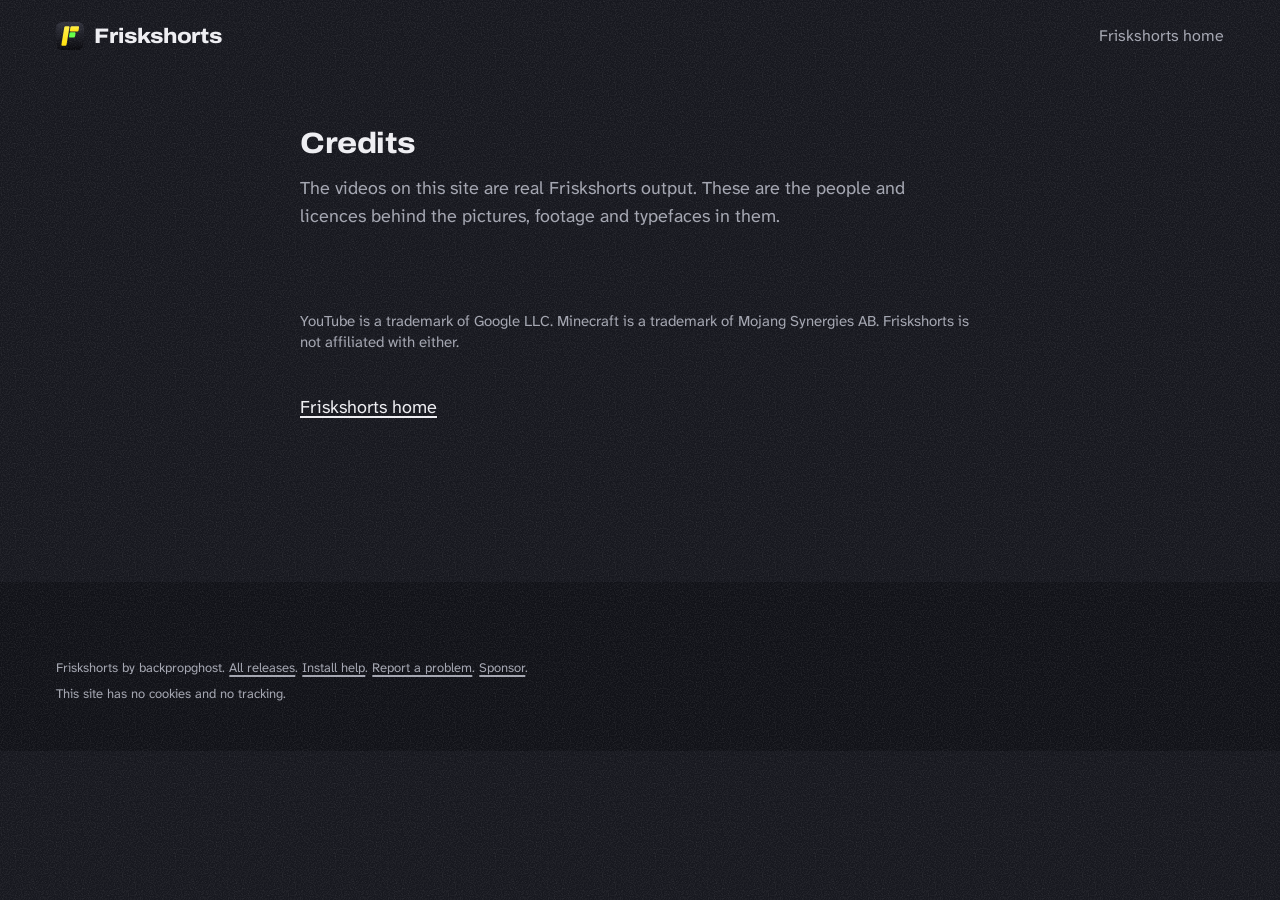
<file: site/tools/credits.template.html>
<!doctype html>
<html lang="en" class="no-js">
<head>
<meta charset="utf-8">
<meta name="viewport" content="width=device-width, initial-scale=1, viewport-fit=cover">
<title>Credits. Friskshorts</title>
<meta name="description" content="Who made the pictures, footage and typefaces shown on the Friskshorts site, and their licences.">
<link rel="canonical" href="https://backpropghost.github.io/Friskshorts/credits/">
<meta name="theme-color" content="#17181F">
<meta name="color-scheme" content="dark">
<link rel="icon" href="../favicon.ico" sizes="32x32">
<link rel="icon" href="../img/favicon.svg" type="image/svg+xml">
<link rel="stylesheet" href="../css/site.css?v=2.1.1">
<script>document.documentElement.classList.replace("no-js","js")</script>
</head>
<body>
<header class="nav">
  <a class="brand" href="../" aria-label="Friskshorts home"><img class="brand-tile" src="../img/logo.svg" width="28" height="28" alt=""><span class="brand-word">Friskshorts</span></a>
  <nav aria-label="Main"><a class="nav-link nav-show" href="../">Friskshorts home</a></nav>
</header>
<main class="inst credits" id="main">
  <h1 class="inst-h1">Credits</h1>
  <p class="inst-lede">The videos on this site are real Friskshorts output. These are the people and licences behind the pictures, footage and typefaces in them.</p>
  <ul class="cr-list">
<!--ROWS-->
  </ul>
<!--NOTES-->
  <p class="cr-note small">YouTube is a trademark of Google LLC. Minecraft is a trademark of Mojang Synergies AB. Friskshorts is not affiliated with either.</p>
  <p class="inst-back"><a href="../">Friskshorts home</a></p>
</main>
<footer class="foot credits-foot">
  <div class="fine">
    <p>Friskshorts by backpropghost. <a href="https://github.com/backpropghost/Friskshorts/releases">All releases</a>. <a href="../install/">Install help</a>. <a href="https://github.com/backpropghost/Friskshorts/issues">Report a problem</a>. <a href="https://github.com/sponsors/backpropghost">Sponsor</a>.</p>
    <p>This site has no cookies and no tracking.</p>
  </div>
</footer>
</body>
</html>
</file>
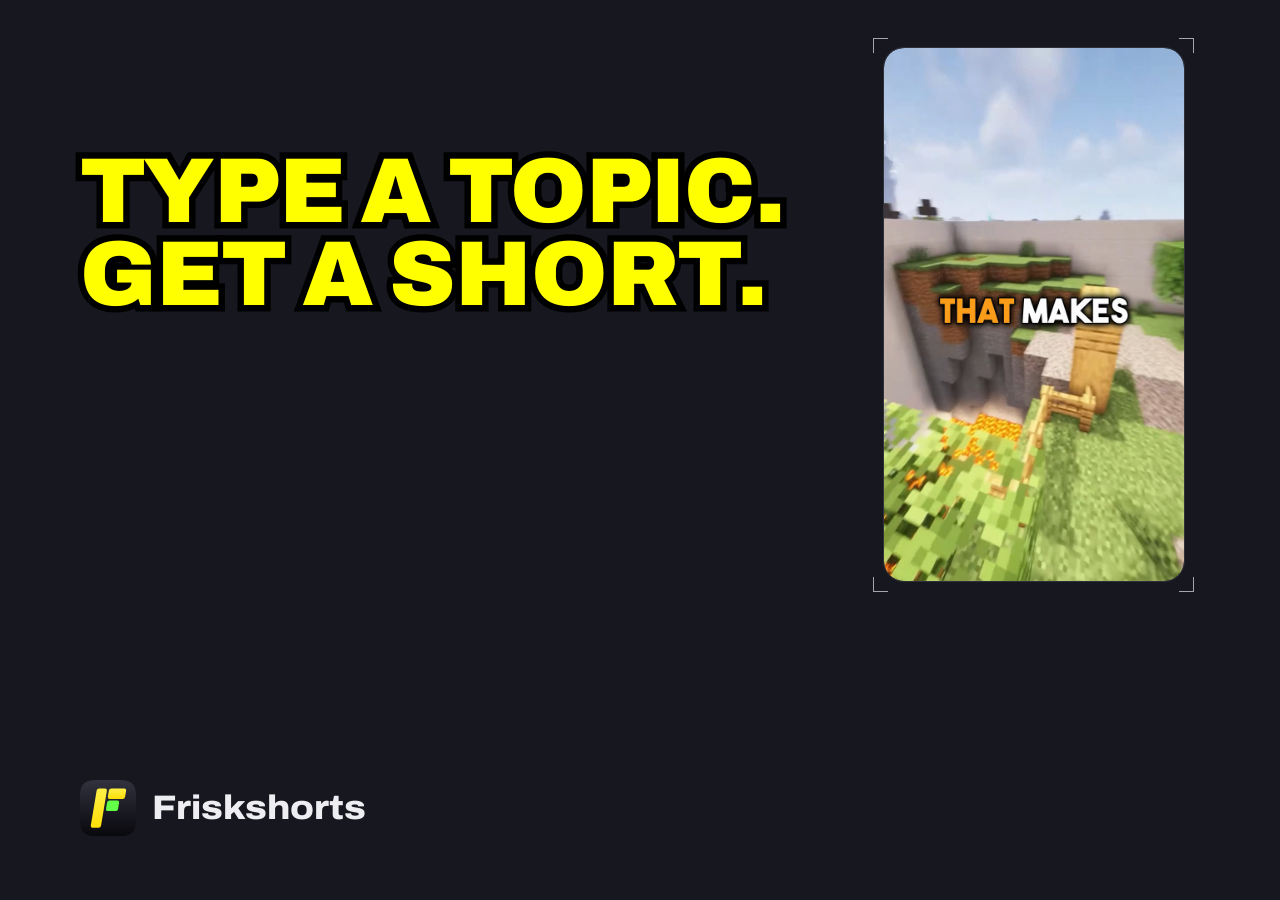
<file: site/tools/og/og.html>
<!doctype html>
<!-- Source for img/og.png (1200 x 630). Uses the sharks Short (Minecraft footage only, no third-party pictures). Render: tools/og/render.sh (headless Chromium screenshot). Not deployed. -->
<html><head><meta charset="utf-8"><style>
@font-face { font-family: Archivo; src: url("../../fonts/archivo.woff2") format("woff2"); font-weight: 700 900; font-stretch: 100% 112%; }
html, body { margin: 0; width: 1200px; height: 630px; background: #17181F; overflow: hidden; }
.cap { position: absolute; left: 80px; top: 150px; margin: 0; font: 900 92px/.9 Archivo; font-stretch: 100%; text-transform: uppercase;
  letter-spacing: -.01em; color: #FFFF00; -webkit-text-stroke: .14em #000; paint-order: stroke fill; }
.cap span { display: block; }
.shot { position: absolute; right: 96px; top: 48px; width: 300px; height: 533px; border-radius: 20px; overflow: hidden; outline: 1px solid #2E303A; }
.shot img { width: 100%; height: 100%; object-fit: cover; display: block; }
.crop { position: absolute; width: 14px; height: 14px; border: 0 solid #A3A5B0; }
.tl { right: calc(96px + 300px + 10px - 14px); top: 38px; border-left-width: 1.5px; border-top-width: 1.5px; }
.tr { right: 86px; top: 38px; border-right-width: 1.5px; border-top-width: 1.5px; }
.bl { right: calc(96px + 300px + 10px - 14px); top: calc(48px + 533px + 10px - 14px); border-left-width: 1.5px; border-bottom-width: 1.5px; }
.br { right: 86px; top: calc(48px + 533px + 10px - 14px); border-right-width: 1.5px; border-bottom-width: 1.5px; }
.brand { position: absolute; left: 80px; bottom: 64px; display: flex; align-items: center; gap: 16px; font: 800 34px/1 Archivo; font-stretch: 112%; color: #EEEEF2; }
.brand img { width: 56px; height: 56px; }
</style></head><body>
<p class="cap"><span>Type a topic.</span><span>Get a Short.</span></p>
<div class="shot"><img src="../../media/shorts/sharks-poster.jpg" alt=""></div>
<i class="crop tl"></i><i class="crop tr"></i><i class="crop bl"></i><i class="crop br"></i>
<div class="brand"><img src="../../img/logo.svg" alt="">Friskshorts</div>
</body></html>
</file>
<file: site/css/site.css>
/* Friskshorts. Concept "Burn-In": the page is a Short being made. See DESIGN.md. */
@layer reset, tokens, base, layout, components, stage, motion, utilities;

@font-face {
  font-family: "Archivo";
  src: url("../fonts/archivo.woff2") format("woff2");
  font-weight: 700 900;
  font-stretch: 100% 112%;
  font-display: swap;
}
@font-face {
  font-family: "Atkinson Hyperlegible Next";
  src: url("../fonts/atkinson-next.woff2") format("woff2");
  font-weight: 400 700;
  font-display: swap;
}
/* Atkinson Next only draws a slashed zero, which reads like code on a consumer page; numerals come from Archivo. */
@font-face {
  font-family: "Atkinson Hyperlegible Next";
  src: url("../fonts/archivo-digits.woff2") format("woff2");
  font-weight: 400 700;
  unicode-range: U+0030-0039;
  font-display: swap;
}
/* Metric-matched fallbacks, computed with fontTools against the subset files (tools/subset-fonts.sh). */
@font-face {
  font-family: "Archivo Fallback";
  src: local("Arial Black"), local("Arial-Black"), local("Arial Bold"), local("Arial-BoldMT");
  size-adjust: 96%;
  ascent-override: 91.46%;
  descent-override: 21.88%;
  line-gap-override: 0%;
}
@font-face {
  font-family: "Atkinson Fallback";
  src: local("Verdana"), local("Arial");
  size-adjust: 86.15%;
  ascent-override: 114.21%;
  descent-override: 36.68%;
  line-gap-override: 0%;
}

@layer reset {
  *, *::before, *::after { box-sizing: border-box; }
  html { -webkit-text-size-adjust: 100%; text-size-adjust: 100%; }
  body, h1, h2, h3, p, ul, ol, figure, fieldset, legend { margin: 0; padding: 0; }
  ul, ol { list-style: none; }
  fieldset { border: 0; min-width: 0; }
  img, video, svg { display: block; max-width: 100%; }
  img, video { height: auto; }
  button, input { font: inherit; color: inherit; }
  button { background: none; border: 0; padding: 0; cursor: pointer; }
  a { color: inherit; }
}

@layer tokens {
  :root {
    --ink: #17181F;
    --black: #000000;
    --cap-text: #FFFF00;
    --cap-now: #64FF47;
    --brand-yellow: #FFE600;
    --brand-yellow-hi: #FFEC40;
    --surface: #1F2027;
    --surface-2: #272830;
    --line: #2E303A;
    --text: #EEEEF2;
    --muted: #A3A5B0;
    --faint: #737584;

    /* Neutral steps (v3): the canvas warms as the page moves toward the yellow "Get it" field. */
    --ink-deep: #111218;   /* footer, the darkest step */
    --ink-lift: #1B1C24;   /* "editor canvas" behind the app window */
    --char: #201E1C;       /* warm charcoal: privacy + notebook */
    --char-deep: #1A1816;  /* support */
    --line-2: #3A3C47;     /* ghost button edge, guides */
    /* Accents derived from the brand pair. Never used for text that carries meaning on its own. */
    --tungsten: #FFB547;   /* warm: #FFE600 pulled toward 3200 K light. Spotlight spill, the sponsor heart. */
    --phosphor: #5CE6B8;   /* cool: #64FF47 pulled toward a monitor's green-cyan. Guides and grid only, at <= 12 % alpha. */
    --guide: rgb(92 230 184 / .15);

    --f-cap: "Archivo", "Archivo Fallback", sans-serif;
    --f-body: "Atkinson Hyperlegible Next", "Atkinson Fallback", sans-serif;

    /* Steps of about 1.333 (a fourth) from 18 px body; the hero sits one and a half steps above the section captions.
       Values at a 1512 x 945 laptop window: 18, 21 (lede), 25.7 (h3), 34.8 (h2), 48.4 (caption-L), 77 (caption-XL).
       The hero size is capped by width AND height so it never takes more than about half the content width. */
    --fs-cap-xl: clamp(52px, min(5.1vw, 8.6svh), 80px);
    --fs-cap-l: clamp(36px, 3.2vw, 50px);
    --fs-h2: clamp(28px, 2.3vw, 38px);
    --fs-h3: clamp(21px, 1.7vw, 26px);
    --fs-body-l: clamp(18px, 1.46vw, 22px);
    --fs-body: 18px;
    --fs-small: 15px;
    --fs-micro: 13px;

    --ease-pop: cubic-bezier(.2, 1.5, .4, 1);
    --ease-out: cubic-bezier(.16, 1, .3, 1);
    --ease-std: cubic-bezier(.2, 0, 0, 1);
    --t-pop: 140ms; --t-ui: 160ms; --t-dim: 200ms; --t-drop: 560ms; --t-rewind: 420ms;

    --maxw: 1200px;
    --gut: 24px;
    --m: clamp(24px, 4.4vw, 64px);
    --sec-pad: clamp(96px, 15svh, 176px);
    --nav-h: 72px;

    --shadow-window: 0 30px 80px rgb(0 0 0 / .55), 0 2px 8px rgb(0 0 0 / .35);
  }
  @media (max-width: 1023px) {
    :root { --gut: 20px; --m: 32px; --fs-cap-xl: clamp(40px, 10vw, 96px); }
  }
  @media (max-width: 639px) {
    :root {
      --gut: 16px;
      --m: max(16px, env(safe-area-inset-left), env(safe-area-inset-right));
      --fs-body: 17px;
      --fs-cap-xl: 11.4vw; /* "TYPE A TOPIC." stays on one line down to 320 px */
      --fs-cap-l: 40px; --fs-h2: 30px; --fs-h3: 22px; /* phones keep the v2 sizes */
      --nav-h: 56px;
    }
  }
}

@layer base {
  html, body { background: var(--ink); color-scheme: dark; }
  /* Depth for the first screens: a monitor-like falloff, lighter where the frame sits, deeper at the edges. */
  body:has(.stage) {
    background:
      radial-gradient(120% 70% at 72% 32%, #1C1D26 0%, transparent 60%) top / 100% 2400px no-repeat,
      var(--ink);
  }
  html { scroll-padding-top: 16px; }
  body {
    color: var(--text);
    font-family: var(--f-body);
    font-size: var(--fs-body);
    line-height: 1.55;
    font-weight: 400;
    -webkit-font-smoothing: antialiased;
    -moz-osx-font-smoothing: grayscale;
    overflow-x: clip;
  }
  p, li { text-wrap: pretty; }
  h2, h3 { text-wrap: balance; }
  a { text-decoration-thickness: 1.5px; text-underline-offset: 3px; }
  :focus-visible { outline: 2px solid var(--cap-now); outline-offset: 3px; border-radius: 4px; }
  ::selection { background: var(--brand-yellow); color: var(--ink); }
  .tnum { font-variant-numeric: tabular-nums; }

  /* Film grain: one 160 px SVG noise tile (about 0.5 KB), on a fixed layer that jumps between 4 offsets.
     Only transform animates. Sits over everything at very low alpha so ink, yellow and video share one material. */
  body::after {
    content: ""; position: fixed; inset: -80px; z-index: 60; pointer-events: none;
    background: url("data:image/svg+xml,%3Csvg xmlns='http://www.w3.org/2000/svg' width='160' height='160'%3E%3Cfilter id='n'%3E%3CfeTurbulence type='fractalNoise' baseFrequency='.85' numOctaves='2' stitchTiles='stitch'/%3E%3CfeColorMatrix values='0 0 0 0 1 0 0 0 0 1 0 0 0 0 1 0 0 0 1.6 -.62'/%3E%3C/filter%3E%3Crect width='160' height='160' filter='url(%23n)'/%3E%3C/svg%3E") 0 0 / 160px 160px;
    opacity: .12;
    animation: grain .5s steps(1) infinite;
  }
  @keyframes grain {
    0% { transform: translate(0, 0); }
    25% { transform: translate(-37px, 23px); }
    50% { transform: translate(29px, -41px); }
    75% { transform: translate(-13px, -19px); }
  }
  @media (prefers-reduced-motion: reduce) { body::after { animation: none; } }
  .page-light body::after { filter: invert(1); opacity: .05; }

  /* Full-bleed tone for a width-limited section, without wrappers. */
  .app, .private, .story, .foot { border-image: var(--tone-bg) fill 0 / 0 / 0 100vw; }
}

@layer layout {
  .wrap, .stage, .sec, .nav, .foot, .get-in {
    width: min(var(--maxw), 100% - 2 * var(--m));
    margin-inline: auto;
  }
  .sec { padding-block: var(--sec-pad); }
}

@layer components {
  /* Skip link */
  .skip {
    position: absolute; left: 16px; top: 12px; z-index: 50;
    background: var(--brand-yellow); color: var(--ink);
    font: 700 16px/1 var(--f-cap); font-stretch: 106%;
    padding: 14px 18px; border-radius: 12px; text-decoration: none;
    transform: translateY(-200%);
  }
  .skip:focus-visible { transform: none; outline-color: var(--text); }

  /* Nav */
  .nav {
    height: var(--nav-h);
    display: flex; align-items: center; justify-content: space-between; gap: 24px;
    position: relative; z-index: 5;
  }
  .brand { display: inline-flex; align-items: center; gap: 10px; text-decoration: none; min-height: 44px; }
  .brand-tile { width: 28px; height: 28px; flex: none; }
  .brand-word { font: 800 21px/1 var(--f-cap); font-stretch: 112%; letter-spacing: -0.005em; }
  .nav nav { display: flex; align-items: center; gap: 28px; }
  .nav-link { font-size: 16px; color: var(--muted); text-decoration: none; padding-block: 12px; }
  .nav-link:hover { color: var(--text); }
  .nav-sponsor {
    display: inline-flex; align-items: center; gap: 7px; min-height: 44px; padding: 0 14px 0 12px;
    border-radius: 999px; box-shadow: inset 0 0 0 1px var(--line-2);
    font-size: 15px; color: var(--text); text-decoration: none;
    transition: box-shadow var(--t-ui) var(--ease-std), background-color var(--t-ui) var(--ease-std);
  }
  .nav-sponsor svg { width: 14px; height: 14px; color: var(--tungsten); flex: none; }
  @media (hover: hover) { .nav-sponsor:hover { background: var(--surface); box-shadow: inset 0 0 0 1px var(--tungsten); } }
  .lbl-short { display: none; }

  /* Buttons */
  .btn {
    display: inline-flex; align-items: center; justify-content: center; gap: 10px;
    min-height: 48px; padding: 0 22px; border-radius: 12px;
    font: 700 17px/1 var(--f-cap); font-stretch: 106%;
    text-decoration: none; white-space: nowrap;
    transition: background-color var(--t-ui) var(--ease-std), color var(--t-ui) var(--ease-std), transform 80ms var(--ease-std);
  }
  .btn:active { transform: scale(.98); }
  .btn .glyph { width: 16px; height: 16px; flex: none; margin-top: -2px; }
  .btn-yellow { background: var(--brand-yellow); color: var(--ink); }
  .btn-nav { min-height: 44px; padding: 0 16px; font-size: 15px; }
  .btn-big { min-height: 56px; padding: 0 26px; font-size: 18px; }
  .btn-ink { background: var(--ink); color: var(--brand-yellow); }
  .btn-huge { min-height: 64px; padding: 0 30px; font-size: 20px; }
  .btn-outline { border: 2px solid var(--ink); color: var(--ink); min-height: 52px; }
  .btn-line { background: var(--surface); border: 1px solid var(--line); color: var(--text); min-height: 44px; padding: 0 18px; font-size: 16px; }
  .btn-line svg { width: 12px; height: 12px; fill: currentColor; }
  .btn-ghost { color: var(--text); box-shadow: inset 0 0 0 1.5px var(--line-2); }
  .btn-yellow .glyph[viewBox="0 0 16 16"], .btn-ghost .glyph { width: 17px; height: 17px; margin-top: 0; }
  @media (hover: hover) {
    .btn-yellow:hover { background: var(--brand-yellow-hi); }
    .btn-ink:hover { background: #2A2B35; }
    .btn-outline:hover { background: rgb(23 24 31 / .08); }
    .btn-line:hover { background: var(--surface-2); }
    .btn-ghost:hover { background: var(--surface); box-shadow: inset 0 0 0 1.5px var(--muted); }
  }
  .btn.is-secondary { background: transparent; color: var(--text); border: 1px solid var(--line); }
  .get .btn.is-secondary { color: var(--ink); border: 2px solid var(--ink); }

  /* Captions: the signature */
  .caption {
    font-family: var(--f-cap);
    font-weight: 900;
    font-stretch: 100%;
    text-transform: uppercase;
    letter-spacing: -0.01em;
    line-height: .9;
    color: var(--cap-text);
    -webkit-text-stroke: .14em #000;
    paint-order: stroke fill;
    text-wrap: balance;
  }
  @supports not (paint-order: stroke fill) {
    .caption {
      -webkit-text-stroke: 0;
      text-shadow: .05em 0 #000, -.05em 0 #000, 0 .05em #000, 0 -.05em #000, .035em .035em #000, -.035em .035em #000, .035em -.035em #000, -.035em -.035em #000;
    }
  }
  .caption .w { display: inline-block; }
  .caption .w.is-now { color: var(--cap-now); }
  .cap-xl { font-size: var(--fs-cap-xl); }
  .cap-l { font-size: var(--fs-cap-l); line-height: .92; }
  .cap-ink { color: var(--ink); -webkit-text-stroke: 0; text-shadow: none; }
  .cap-ink .w.is-now { color: var(--ink); }

  .h2 { font: 760 var(--fs-h2)/1.05 var(--f-cap); font-stretch: 112%; letter-spacing: -0.015em; }
  .small { font-size: var(--fs-small); line-height: 1.45; color: var(--muted); }
  .micro { font-size: var(--fs-micro); line-height: 1.35; color: var(--muted); }
  .u { text-decoration: underline; text-decoration-thickness: 2px; text-underline-offset: 4px; }
}

@layer stage {
  /* ---------- Desktop stage grid ---------- */
  /* Hero geometry (v3). The band (frame + ruler + file rows) is centred in the space under the nav,
     with an air gap of 5 % of the viewport height (32 to 64 px) above and below. The frame gets whatever height is left,
     capped at 760 px: about 69 % of the viewport at 900 and 1080 tall. The hero text is centred on the frame, not the band. */
  .stage {
    --air: clamp(32px, 5svh, 64px);
    --band-extra: calc(16px + 40px + 10px + var(--foot-h));
    --frame-h: clamp(420px, calc(100svh - var(--nav-h) - var(--band-extra) - 2 * var(--air)), 760px);
    --frame-w: calc(var(--frame-h) * 9 / 16);
    --ruler-w: calc(var(--frame-w) + 40px);
    --foot-h: 52px;
    --band-h: calc(var(--frame-h) + var(--band-extra));
    --band-top: max(calc(var(--nav-h) + 16px), calc(var(--nav-h) + (100svh - var(--nav-h) - var(--band-h)) / 2));
    display: grid;
    grid-template-columns: repeat(12, minmax(0, 1fr));
    column-gap: var(--gut);
    /* Clip the spotlight and guides at the viewport edge. clip (not hidden) keeps the band sticky. */
    overflow-x: clip; overflow-clip-margin: var(--m);
  }
  .hero {
    grid-column: 1 / 9; grid-row: 1;
    min-height: calc(100svh - var(--nav-h));
    display: flex; flex-direction: column; justify-content: center;
    /* Shift the text block up by half the band's under-frame part, so its centre meets the frame's centre. */
    padding-block: 24px calc(24px + var(--band-extra));
  }
  .hero h1 { margin-bottom: 40px; margin-left: -.04em; }
  .hero h1 .ln { display: block; white-space: nowrap; }
  .hero-sub { font-size: var(--fs-body-l); line-height: 1.5; max-width: 27em; color: var(--text); }
  .dl-hero { margin-top: 40px; display: grid; justify-items: start; gap: 12px; }
  .dl-note, .dl-after { font-size: var(--fs-small); color: var(--muted); }
  .dl-alt { font-size: var(--fs-small); }
  .dl-alt a { color: var(--text); text-decoration-color: var(--faint); padding-block: 12px; }
  .dl-hero .dl-note { margin-top: -2px; }
  .dl-hero .dl-alt { margin-top: -8px; }

  .frame-col {
    grid-column: 8 / 13; grid-row: 1 / 3;
    padding-top: calc(var(--band-top) - var(--nav-h));
  }
  /* Below 1440 the frame is height-limited and small, so give it one more column to centre in;
     otherwise the gap between text and frame grows to about 280 px at 1280 x 800. */
  @media (min-width: 1024px) and (max-width: 1439px) { .frame-col { grid-column: 7 / 13; } }
  /* The band is centred in columns 8-12, so headline and frame read as one composition at every laptop size. */
  .band {
    position: sticky; top: var(--band-top);
    display: flex; flex-direction: column; align-items: center;
    width: var(--ruler-w); margin-inline: auto;
    z-index: 2;
  }
  .run { grid-column: 1 / 8; grid-row: 2; }
  .run-head { padding-top: var(--sec-pad); }
  .step { min-height: 100svh; display: flex; align-items: center; }
  .step:first-child { min-height: 80svh; }
  .step-in { max-width: 34em; padding-block: 48px; }
  .step-title {
    display: flex; align-items: baseline; gap: 14px;
    font: 700 var(--fs-h3)/1.15 var(--f-cap); font-stretch: 106%;
    letter-spacing: -0.005em;
    margin-bottom: 14px;
  }
  .step p { color: var(--muted); }
  .step-in > p:first-of-type { color: var(--text); padding-left: 42px; font-size: var(--fs-body-l); line-height: 1.5; max-width: 28em; }
  .step .ctl, .step .credit, .step .files-inline { margin-left: 42px; }
  .dot {
    flex: none; width: 28px; height: 28px; border-radius: 999px;
    display: inline-grid; place-items: center;
    background: var(--brand-yellow); color: var(--ink);
    font: 700 15px/1 var(--f-cap); font-stretch: 100%;
    transform: translateY(-3px);
  }

  /* Step controls */
  .ctl { margin-top: 24px; }
  .ctl .micro { margin-top: 10px; }
  .btn-voice .i-stop { display: none; }
  .btn-voice[aria-pressed="true"] .i-stop { display: block; }
  .btn-voice[aria-pressed="true"] .i-play { display: none; }

  .seg {
    display: inline-flex; flex-wrap: wrap; gap: 4px; padding: 4px;
    background: var(--surface); border-radius: 999px;
  }
  .seg label { position: relative; display: block; }
  .seg input { position: absolute; inset: 0; opacity: 0; margin: 0; cursor: pointer; }
  .seg span {
    display: flex; align-items: center; min-height: 44px; padding: 0 16px;
    border-radius: 999px; font-size: 15px; color: var(--muted);
    transition: background-color var(--t-ui) var(--ease-std), color var(--t-ui) var(--ease-std);
  }
  .seg input:checked + span { background: var(--text); color: var(--ink); }
  .seg input:focus-visible + span { outline: 2px solid var(--cap-now); outline-offset: 2px; }
  @media (hover: hover) { .seg label:hover span { color: var(--text); } }
  .credit { margin-top: 16px; }
  .credit a { color: var(--muted); }

  .swatches { display: flex; flex-wrap: wrap; gap: 12px 32px; }
  .sw { display: flex; align-items: center; gap: 6px; }
  .sw legend { float: left; font-size: 15px; color: var(--muted); margin-right: 10px; min-width: 4.6em; }
  .sw label { position: relative; width: 44px; height: 44px; display: grid; place-items: center; cursor: pointer; }
  .sw label::before {
    content: ""; width: 28px; height: 28px; border-radius: 999px;
    background: var(--c); box-shadow: inset 0 0 0 1px rgb(0 0 0 / .25);
  }
  .sw label::after {
    content: ""; position: absolute; width: 38px; height: 38px; border-radius: 999px;
    box-shadow: 0 0 0 2px var(--text); opacity: 0; transition: opacity var(--t-ui) var(--ease-std);
  }
  .sw label:has(input:checked)::after { opacity: 1; }
  .sw input { position: absolute; inset: 0; opacity: 0; margin: 0; cursor: pointer; }
  .sw label:has(input:focus-visible)::after { opacity: 1; box-shadow: 0 0 0 2px var(--cap-now); }

  .files { display: grid; gap: 4px; font-size: var(--fs-micro); line-height: 1.35; color: var(--text); }
  .files li { display: flex; align-items: center; gap: 8px; white-space: nowrap; }
  .files svg { width: 16px; height: 16px; color: var(--muted); flex: none; }
  .files li:not(.file-folder) { padding-left: 20px; }
  .file-meta { color: var(--muted); margin-left: 4px; font-variant-numeric: tabular-nums; }
  .files-inline { display: none; margin-top: 16px; font-size: var(--fs-small); }

  /* ---------- The frame ---------- */
  .frame-wrap { position: relative; width: var(--frame-w); height: var(--frame-h); flex: none; --spot: 255 243 190; }
  /* Spotlight: the light a lit screen throws on the desk around it. Caption yellow in the finished state,
     neutral while the Short is being built, highlight green while the voice plays. Changes are cuts, not fades. */
  .frame-wrap::before {
    content: ""; position: absolute; z-index: -1; pointer-events: none;
    inset: -22% -95% -30%;
    background:
      radial-gradient(50% 46% at 50% 48%, rgb(var(--spot) / .085), rgb(var(--spot) / .03) 50%, transparent 76%),
      radial-gradient(30% 9% at 50% 100%, rgb(255 181 71 / .06), transparent 70%);
  }
  .stage:is([data-state="s1"], [data-state="s2"]) .frame-wrap { --spot: 226 230 255; }
  .stage[data-state="s3"] .frame-wrap { --spot: 190 255 178; }
  .stage:is([data-state="s4"], [data-state="s5"]) .frame-wrap { --spot: 255 214 160; }
  /* Safe-area guides: two hairlines at the frame's top and bottom edge, running out across the page like
     guides in an editor. The hero text sits between them. Desktop only. */
  .frame-wrap::after {
    content: ""; position: absolute; z-index: -1; pointer-events: none;
    top: -.5px; bottom: -.5px; right: calc(-1 * var(--m) - 20px); width: 100vw;
    background:
      repeating-linear-gradient(90deg, var(--guide) 0 6px, transparent 6px 12px) left top / 100% 1px no-repeat,
      repeating-linear-gradient(90deg, var(--guide) 0 6px, transparent 6px 12px) left bottom / 100% 1px no-repeat;
    -webkit-mask: linear-gradient(90deg, transparent, #000 30%, #000 92%, transparent);
    mask: linear-gradient(90deg, transparent, #000 30%, #000 92%, transparent);
  }
  .frame {
    position: absolute; inset: 0;
    background: var(--black);
    border-radius: 20px;
    outline: 1px solid var(--line);
    overflow: clip;
    container-type: size;
    isolation: isolate;
  }
  .layer { position: absolute; inset: 0; visibility: hidden; }
  .stage[data-state="hero"] .layer-final,
  .stage[data-state="s6"] .layer-final,
  .stage[data-state="s1"] .layer-topic,
  .stage[data-state="s2"] .layer-script,
  .stage[data-state="s3"] .layer-script,
  .stage[data-state="s4"] .layer-scene,
  .stage[data-state="s5"] .layer-scene,
  .stage[data-state="s5"] .layer-captions { visibility: visible; }

  .layer-final .poster, .layer-final .poster img, .layer-final video {
    position: absolute; inset: 0; width: 100%; height: 100%; object-fit: cover;
  }
  .layer-final video { opacity: 0; }
  .layer-final video.is-ready { opacity: 1; }
  .layer-final noscript video, .no-js .layer-final video { opacity: 1; }

  /* Step 1: topic, laid out like the app's Topic step */
  .layer-topic { display: grid; align-content: center; padding: 0 5cqw; }
  .app-card {
    background: var(--surface); border: 1px solid var(--line); border-radius: 12px;
    padding: 6cqw 5.5cqw 6.5cqw;
  }
  .app-step { display: inline-flex; align-items: center; gap: 2.2cqw; font-size: 4.6cqw; line-height: 1; color: var(--text);
    background: var(--surface-2); border-radius: 999px; padding: 1.6cqw 3.6cqw 1.6cqw 1.6cqw; margin-bottom: 6cqw; }
  .app-dot { width: 5.6cqw; height: 5.6cqw; border-radius: 999px; display: inline-grid; place-items: center; background: var(--brand-yellow); color: var(--ink); font-size: 3.4cqw; font-weight: 700; }
  .app-q { font-size: 7cqw; line-height: 1.2; font-weight: 700; color: var(--text); margin-bottom: 4cqw; }
  .topic-box {
    border: 1px solid var(--line); border-radius: 10px; background: #17181F;
    padding: 3.4cqw 3.8cqw;
    font-size: 7cqw; line-height: 1.3; color: var(--text);
    min-height: calc(7cqw * 1.3 * 2 + 6.8cqw + 2px);
  }
  .caret {
    display: inline-block; width: 2px; height: 1.15em; margin-left: 1px;
    background: var(--brand-yellow); vertical-align: -0.2em;
    animation: blink 1.06s steps(1) infinite;
  }
  .ideas { display: flex; flex-wrap: wrap; align-items: center; gap: 2cqw; margin-top: 4.5cqw; opacity: .45; transition: opacity 160ms var(--ease-std); }
  .ideas.is-lit { opacity: 1; }
  .ideas-l { font-size: 4.6cqw; color: var(--muted); margin-right: 1cqw; }
  .ideas span:not(.ideas-l) {
    background: var(--surface-2); color: var(--text); border-radius: 999px;
    font-size: 4.6cqw; line-height: 1; padding: 2.4cqw 3.4cqw;
  }
  .app-len { margin-top: 5cqw; font-size: 4.6cqw; color: var(--muted); }
  .app-len span { margin-left: 2cqw; color: var(--text); border: 1px solid var(--line); border-radius: 8px; padding: 1.6cqw 2.8cqw; }

  /* Step 2 and 3: script and voice */
  .layer-script { padding: 9cqw 8cqw; }
  .script-label { font-size: 4cqw; color: var(--muted); margin-bottom: 3cqw; }
  .script-lines li {
    font-size: 5.2cqw; line-height: 1.38; color: var(--text); margin-bottom: 2.4cqw;
    transition: color var(--t-dim) var(--ease-std);
  }
  .stage[data-state="s3"] .script-lines li { color: var(--faint); }
  .stage[data-state="s3"] .script-lines li.is-now { color: var(--text); }
  .wave {
    position: absolute; left: 8cqw; right: 8cqw; bottom: 7cqh; height: 20cqw;
    visibility: hidden; overflow-x: clip;
  }
  .stage[data-state="s3"] .wave { visibility: inherit; }
  .wave-svg { width: 100%; height: 100%; overflow: visible; }
  .wave-svg .bars-base { fill: var(--muted); }
  .wave-svg .bars-played { fill: var(--cap-now); clip-path: inset(0 calc((1 - var(--wp, 0)) * 100%) 0 0); }
  .wave-head {
    position: absolute; inset: -2cqw 0;
    transform: translateX(calc(var(--wp, 0) * 100%));
    pointer-events: none;
  }
  .wave-head::before {
    content: ""; position: absolute; left: -1px; top: 0; bottom: 0; width: 2px;
    background: var(--cap-now); border-radius: 1px;
  }

  /* Step 4 and 5: scene and captions */
  .bg, .bg-item, .bg-item img, .bg-item video { position: absolute; inset: 0; width: 100%; height: 100%; }
  .bg-item img, .bg-item video { object-fit: cover; }
  .bg-item { visibility: hidden; }
  .layer-scene[data-sel="minecraft"] [data-bg="minecraft"],
  .layer-scene[data-sel="asmr"] [data-bg="asmr"],
  .layer-scene[data-sel="own"] [data-bg="own"] { visibility: inherit; }
  .pic {
    position: absolute; top: 6.8%; left: 6.9%; width: 86.2%;
    border-radius: 12px; overflow: clip;
  }
  .pic img { width: 100%; height: auto; }
  .pic figcaption {
    position: absolute; left: 2.6cqw; top: 2.6cqw;
    background: var(--ink); color: var(--text);
    font-size: 3.3cqw; line-height: 1; padding: 1.6cqw 2.6cqw; border-radius: 999px;
  }
  .layer-captions { --fc-text: var(--cap-text); --fc-now: var(--cap-now); }
  .fcap {
    position: absolute; left: 4cqw; right: 4cqw; top: 52%;
    transform: translateY(-50%);
    text-align: center; font-size: 9.6cqw; line-height: 1.02;
    color: var(--fc-text);
    -webkit-text-stroke: .16em #000;
  }
  .fcap .w.is-now { color: var(--fc-now); }

  /* Monitor strip above the finished Short: file name and a running timecode (mm:ss:frames at 30 fps). */
  .monitor {
    position: absolute; left: 2px; right: 2px; bottom: calc(100% + 9px);
    display: flex; justify-content: space-between; gap: 12px;
    font-size: var(--fs-micro); line-height: 1; color: var(--muted);
    font-variant-numeric: tabular-nums;
  }
  .monitor .tc { color: var(--text); }
  .monitor .tc::before { content: ""; display: inline-block; width: 6px; height: 6px; margin-right: 7px; border-radius: 99px; background: var(--cap-now); vertical-align: .08em; }
  .stage:not([data-state="hero"]):not([data-state="s6"]) .monitor { visibility: hidden; }
  @media (max-width: 1023px) { .monitor { display: none; } }

  /* Crop marks */
  .crop {
    position: absolute; width: 14px; height: 14px;
    border: 0 solid var(--muted);
    opacity: 0;
    transition: opacity 300ms var(--ease-out), translate 300ms var(--ease-out);
    pointer-events: none;
  }
  .crop-tl { left: -10px; top: -10px; border-left-width: 1.5px; border-top-width: 1.5px; translate: -12px -12px; }
  .crop-tr { right: -10px; top: -10px; border-right-width: 1.5px; border-top-width: 1.5px; translate: 12px -12px; }
  .crop-bl { left: -10px; bottom: -10px; border-left-width: 1.5px; border-bottom-width: 1.5px; translate: -12px 12px; }
  .crop-br { right: -10px; bottom: -10px; border-right-width: 1.5px; border-bottom-width: 1.5px; translate: 12px 12px; }
  .stage:is([data-state="s1"], [data-state="s2"], [data-state="s3"], [data-state="s4"], [data-state="s5"]) .crop {
    opacity: 1; translate: 0 0; transition: none;
  }

  /* Video control (stage + reel) */
  .vctl {
    position: absolute; right: 10px; bottom: 10px; z-index: 3;
    width: 32px; height: 32px; border-radius: 999px;
    display: grid; place-items: center;
    background: var(--ink); color: var(--text);
    box-shadow: inset 0 0 0 1px var(--line);
    opacity: 0; transition: opacity var(--t-ui) var(--ease-std);
  }
  .vctl::before { content: ""; position: absolute; inset: -6px; }
  .vctl svg { width: 12px; height: 12px; fill: currentColor; }
  .vctl .i-play { display: none; }
  .vctl[aria-pressed="true"] .i-play { display: block; }
  .vctl[aria-pressed="true"] .i-pause { display: none; }
  .vctl:focus-visible, .vctl[aria-pressed="true"] { opacity: 1; }
  @media (hover: hover) {
    .frame-wrap:hover .vctl, .clip-media:hover .vctl { opacity: 1; }
  }
  @media (hover: none) { .vctl { opacity: 1; width: 40px; height: 40px; } .vctl svg { width: 14px; height: 14px; } }
  .no-js .vctl { display: none; }

  /* Ruler */
  .ruler { width: var(--ruler-w); height: 40px; margin-top: 16px; position: relative; }
  .ruler-labels { display: grid; grid-template-columns: repeat(6, 1fr); font-size: var(--fs-micro); line-height: 1; color: var(--muted); }
  .ruler-labels li { text-align: center; transition: color var(--t-ui) var(--ease-std); }
  .ruler-labels li.is-now { color: var(--text); }
  .ruler-track {
    position: absolute; left: 0; right: 0; bottom: 6px; height: 2px;
    background: var(--surface);
    overflow-x: clip;
  }
  .ruler-track::after { content: ""; position: absolute; right: 0; bottom: 2px; width: 1px; height: 10px; background: var(--line); }
  .ruler-track::before {
    content: ""; position: absolute; left: 0; right: -1px; bottom: 2px; height: 10px;
    background:
      repeating-linear-gradient(90deg, var(--line) 0 1px, transparent 1px calc(100% / 6)) left bottom / 100% 10px no-repeat,
      repeating-linear-gradient(90deg, var(--line) 0 1px, transparent 1px calc(100% / 24)) left bottom / 100% 6px no-repeat;
  }
  .ruler-lit {
    position: absolute; inset: 0; background: var(--text);
    transform-origin: left center; transform: scaleX(var(--p, 1));
  }
  .ruler-head {
    position: absolute; inset: 0;
    transform: translateX(calc(var(--p, 1) * 100%));
  }
  .ruler-head::before {
    content: ""; position: absolute; left: -1px; bottom: -6px; width: 2px; height: 14px;
    background: var(--cap-now); border-radius: 1px;
  }
  .rewinding .ruler-lit, .rewinding .ruler-head { transition: transform var(--t-rewind) var(--ease-std); }
  .ruler-now { display: none; }

  .band-foot { width: var(--ruler-w); height: var(--foot-h); margin-top: 12px; position: relative; }
  .made-note { font-size: var(--fs-micro); color: var(--muted); text-align: center; }
  .band-foot .files { position: absolute; inset: 0 auto auto 0; visibility: hidden; }
  .band-foot .files li { opacity: 0; transform: translateY(-8px); }
  .stage:not([data-state="hero"]) .made-note { visibility: hidden; }
  .stage[data-state="s6"] .band-foot .files { visibility: visible; }
  .stage[data-state="s6"] .band-foot .files li { opacity: 1; transform: none; transition: opacity 260ms var(--ease-out), transform 260ms var(--ease-out); }
  .stage[data-state="s6"] .band-foot .files li:nth-child(2) { transition-delay: 80ms; }
  .stage[data-state="s6"] .band-foot .files li:nth-child(3) { transition-delay: 160ms; }

  /* ---------- The Run with JS: steps stack in one pinned panel; scroll drives which one shows ---------- */
  .js .run { --step-len: 72svh; }
  /* Scroll length for the pinned panel. A spacer, not padding: sticky only moves inside the content box. */
  .js .run::after { content: ""; display: block; height: calc(6 * var(--step-len)); }
  .js .steps {
    position: sticky; top: var(--band-top);
    height: var(--frame-h);
    margin-bottom: calc(var(--band-h) - var(--frame-h));
    display: grid; align-items: center;
  }
  .js .step, .js .step:first-child { grid-area: 1 / 1; min-height: 0; display: block; opacity: 0; pointer-events: none; transition: opacity var(--t-dim) var(--ease-std); }
  .js .step.is-active { opacity: 1; pointer-events: auto; }
  .js .step-in { padding-block: 0; }
  .js .run-head { padding-bottom: 8svh; }

  /* ---------- Below 1024: frame on top, steps scroll underneath ---------- */
  @media (max-width: 1023px) {
    .stage {
      --frame-h: min(50svh, 520px);
      --band-h: calc(var(--frame-h) + 18px + 12px + 24px + 14px);
      grid-template-columns: minmax(0, 1fr);
      grid-template-rows: auto var(--band-h) auto;
    }
    .hero { grid-column: 1; grid-row: 1; min-height: 0; padding-block: 40px 40px; }
    .frame-col {
      grid-column: 1; grid-row: 2 / 4;
      padding-top: 0;
      margin-inline: calc(-1 * var(--m));
      pointer-events: none;
      z-index: 3;
    }
    .band {
      top: 0;
      pointer-events: auto;
      background: var(--ink);
      padding: 18px var(--m) 14px; /* 18 px: room for the top crop marks (they sit 10 px outside the frame) */
      height: var(--band-h);
      width: auto; margin-left: 0;
    }
    .frame-wrap::before { inset: -6% -70% -8%; }
    .frame-wrap::after { display: none; }
    .band::after {
      content: ""; position: absolute; left: 0; right: 0; top: 100%; height: 24px;
      background: linear-gradient(var(--ink), rgb(23 24 31 / 0));
      pointer-events: none;
    }
    .run { grid-column: 1; grid-row: 3; }
    .run-head { padding-top: 48px; }
    .step, .step:first-child { min-height: 64svh; align-items: flex-start; }
    .js .run { --step-len: 62svh; }
    .js .steps { top: var(--band-h); height: calc(100svh - var(--band-h)); margin-bottom: 0; align-items: start; padding-top: 18px; }
    .js .step, .js .step:first-child, .js .step:last-child { min-height: 0; }
    .js .run-head { padding-bottom: 24px; }
    .step:last-child { min-height: calc(100svh - var(--band-h)); }
    .step-in { padding-block: 28px 32px; }
    .files-inline { display: grid; }
    .band-foot { display: none; }
    .ruler { width: var(--frame-w); height: 24px; margin-top: 12px; display: flex; align-items: center; justify-content: center; gap: 14px; }
    .ruler-track { display: none; }
    .ruler-labels { display: flex; gap: 8px; font-size: 0; }
    .ruler-labels li { width: 6px; height: 6px; border-radius: 999px; background: var(--faint); transition: background-color var(--t-ui) var(--ease-std), transform var(--t-ui) var(--ease-std); }
    .ruler-labels li.is-lit { background: var(--text); }
    .ruler-labels li.is-now { background: var(--cap-now); transform: scale(1.5); }
    .ruler-now { display: block; font-size: var(--fs-micro); color: var(--text); min-width: 5.2em; }
    .stage[data-state="hero"] .ruler-now { min-width: 0; color: var(--muted); }
  }
  @media (max-width: 639px) {
    .hero { padding-block: 28px 36px; }
    .hero h1 { margin-bottom: 24px; }
    .dl-hero { justify-items: stretch; margin-top: 28px; }
    .dl-hero .btn-big { min-height: 52px; }
    .step-in > p:first-of-type { padding-left: 0; }
    .step .ctl, .step .credit, .step .files-inline { margin-left: 0; }
    .step-title { gap: 12px; }
    .swatches { gap: 8px 24px; }
    .run-head { padding-bottom: 14svh; }
    .seg { display: flex; width: 100%; gap: 2px; padding: 3px; }
    .seg label { flex: 1 1 auto; }
    .seg span { justify-content: center; padding: 0 8px; font-size: 14px; min-height: 44px; white-space: nowrap; }
  }
}

@layer components {
  /* ---------- The app ---------- */
  /* The app: an "editor canvas" step. Lifted ink with the page's own 12-column grid drawn as faint guides. */
  .app {
    --tone-bg: linear-gradient(var(--ink), var(--ink-lift) 18%, var(--ink-lift) 82%, var(--ink));
    position: relative;
    display: grid; grid-template-columns: repeat(12, minmax(0, 1fr)); column-gap: var(--gut); align-items: end;
  }
  .app::before {
    content: ""; position: absolute; inset: 0; pointer-events: none;
    background: repeating-linear-gradient(90deg, var(--guide) 0 1px, transparent 1px calc((100% + var(--gut)) / 12));
    background-size: calc(100% + var(--gut)) 100%;
    opacity: .55;
    -webkit-mask: linear-gradient(transparent, #000 22%, #000 78%, transparent);
    mask: linear-gradient(transparent, #000 22%, #000 78%, transparent);
  }
  .app .sec-text { grid-column: 1 / 8; position: relative; }
  .app .h2 { margin-bottom: 20px; }
  .app p { color: var(--muted); max-width: 34em; }
  .window { margin-top: 56px; grid-column: 1 / 13; position: relative; justify-self: end; width: min(100%, 132svh); }
  .window-shot {
    position: relative; border-radius: 12px; overflow: clip;
    box-shadow: var(--shadow-window);
    outline: 1px solid var(--line);
    aspect-ratio: 3200 / 1920;
    background: #141519;
  }
  .window-shot img { width: 100%; height: 100%; object-fit: cover; object-position: right center; }
  .window-slot {
    position: absolute;
    /* Preview slot from the media agent's app-style-dark.json (520 x 924 px at 2208, 288 of 3200 x 1920). */
    left: var(--sl, 69%); top: 15.026%; width: var(--sw, 16.25%); height: 48.148%;
    border-radius: 6.15% / 3.46%; overflow: clip; background: #000;
  }
  .window-slot video, .vposter, .vposter img { position: absolute; inset: 0; width: 100%; height: 100%; object-fit: cover; }
  .v-lazy { opacity: 0; }
  .v-lazy.is-ready { opacity: 1; }
  .window figcaption { display: none; margin-top: 16px; font-size: var(--fs-small); }
  .full-link { color: var(--text); }
  .window .crop, .goal .crop { opacity: 1; translate: 0 0; }
  @media (max-width: 1023px) {
    .app .sec-text { grid-column: 1 / 13; }
  }
  @media (max-width: 767px) {
    .window { margin-top: 40px; }
    /* Crop to the Look column and the preview (x 1536 to 3200 of 3200). */
    .window-shot { aspect-ratio: 1664 / 1920; --sl: 40.38%; --sw: 31.25%; }
    .window figcaption { display: block; }
  }

  /* ---------- Reel ---------- */
  .reel .small { margin-top: 20px; }
  /* A timeline ruler as the section's top edge: the reel is four clips laid on a track. */
  .reel { position: relative; }
  .reel::before, .private::before {
    content: ""; position: absolute; top: 0; left: calc(50% - 50vw); width: 100vw; height: 12px; pointer-events: none;
    background:
      repeating-linear-gradient(90deg, var(--line) 0 1px, transparent 1px 96px) left top / 100% 12px no-repeat,
      repeating-linear-gradient(90deg, var(--line) 0 1px, transparent 1px 12px) left top / 100% 5px no-repeat,
      linear-gradient(var(--line), var(--line)) left top / 100% 1px no-repeat;
    -webkit-mask: linear-gradient(90deg, transparent, #000 12%, #000 88%, transparent);
    mask: linear-gradient(90deg, transparent, #000 12%, #000 88%, transparent);
  }
  .clips {
    margin-top: 64px;
    display: grid; grid-template-columns: repeat(4, minmax(0, 1fr)); gap: var(--gut);
  }
  /* Staggered like clips on two tracks; it also keeps the two ASMR Shorts (2 and 4) from reading as a pair. */
  @media (min-width: 1024px) { .clip:nth-child(even) { margin-top: 64px; } }
  .clip-media { position: relative; aspect-ratio: 9 / 16; border-radius: 20px; overflow: clip; background: #000; outline: 1px solid var(--line); }
  .clip-media video { position: absolute; inset: 0; width: 100%; height: 100%; object-fit: cover; }
  .clip-topic { margin-top: 16px; font-size: var(--fs-body); line-height: 1.35; color: var(--text); }
  .clip-meta { margin-top: 4px; font-size: var(--fs-small); line-height: 1.45; color: var(--muted); }
  .clips-count { display: none; margin-top: 16px; font-size: var(--fs-micro); color: var(--muted); font-variant-numeric: tabular-nums; }
  @media (max-width: 1023px) {
    .clips {
      display: flex; gap: 16px;
      overflow-x: auto; overscroll-behavior-x: contain;
      scroll-snap-type: x mandatory;
      margin-inline: calc(-1 * var(--m)); padding-inline: var(--m);
      scroll-padding-inline: var(--m);
      scrollbar-width: none;
    }
    .clips::-webkit-scrollbar { display: none; }
    .clip { flex: 0 0 min(72vw, 300px); scroll-snap-align: start; }
    .clips-count { display: block; }
  }

  /* ---------- On your computer ---------- */
  .private {
    --tone-bg: linear-gradient(var(--ink), var(--char) 40%);
    position: relative;
    display: grid; grid-template-columns: repeat(12, minmax(0, 1fr)); column-gap: var(--gut); align-items: center;
  }
  .private .sec-text { grid-column: 1 / 6; }
  .private .h2 { margin-bottom: 28px; }
  .plain { display: grid; gap: 14px; }
  .plain li { padding-left: 22px; position: relative; }
  .plain li::before { content: ""; position: absolute; left: 0; top: .72em; width: 10px; height: 2px; background: var(--faint); }
  .private .small { margin-top: 28px; max-width: 30em; }
  .diagram { grid-column: 7 / 13; }
  .diagram svg { width: 100%; height: auto; overflow: visible; }
  .dg-line { fill: none; stroke: var(--muted); stroke-width: 1.5; }
  .dg-text text { font: 400 14px var(--f-body); fill: var(--text); }
  .dg-faint, .dg-muted { font: 400 12px var(--f-body); fill: var(--muted); }
  .dg-muted { font-size: 13px; }
  .dg-arrow { fill: none; stroke: var(--muted); stroke-width: 1.5; stroke-linecap: round; stroke-linejoin: round; }
  .dg-arrow.is-drawing { stroke: var(--cap-now); }
  @media (max-width: 1023px) {
    .private { grid-template-columns: minmax(0, 1fr); }
    .private .sec-text, .diagram { grid-column: 1; }
    .diagram { margin-top: 56px; max-width: 560px; }
  }
  .dg-v { display: none; }
  @media (max-width: 639px) {
    .dg-h { display: none; }
    .dg-v { display: block; }
    .diagram { margin-top: 48px; }
  }

  /* ---------- Notebook ---------- */
  .story { --tone-bg: linear-gradient(var(--char), var(--char)); padding-block: calc(var(--sec-pad) * .7) var(--sec-pad); }
  .story .h2 { margin-bottom: 24px; }
  .story-body { font-size: var(--fs-h3); line-height: 1.42; max-width: 25em; color: #B9B3AA; }

  /* ---------- Get it (yellow field): the page's one full-bleed colour moment ---------- */
  .get {
    background: var(--brand-yellow); color: var(--ink);
    padding-block: var(--sec-pad) calc(var(--sec-pad) * .75 + env(safe-area-inset-bottom));
  }
  .get :focus-visible { outline-color: var(--ink); }
  .get:focus { outline: none; }
  .get ::selection { background: var(--ink); color: var(--brand-yellow); }
  .get-grid {
    margin-top: 56px;
    display: grid; grid-template-columns: repeat(12, minmax(0, 1fr)); column-gap: var(--gut); row-gap: 32px;
    align-items: start;
  }
  .get-main { grid-column: 1 / 6; display: grid; justify-items: start; gap: 14px; }
  .get-line { font-size: var(--fs-small); max-width: 24em; }
  .get .dl-after { color: var(--ink); }
  .get-other { grid-column: 7 / 13; padding-top: 8px; display: grid; gap: 6px; }
  .get-other p { font-size: var(--fs-body); }
  .get-other a { font-weight: 700; padding-block: 8px; }
  .get-notes { margin-top: 56px; padding-top: 28px; border-top: 2px solid var(--ink); display: grid; gap: 8px; max-width: none; }
  .get-notes > * { max-width: 52em; }
  .get-notes .small { color: var(--ink); }
  .get-notes p:first-child { margin-bottom: 8px; }
  .support {
    margin-top: 48px; padding-top: 28px;
    border-top: 2px solid var(--ink);
    display: flex; flex-wrap: wrap; align-items: center; justify-content: space-between; gap: 16px 32px;
  }
  .support p { max-width: 30em; }
  @media (max-width: 1023px) {
    .get-main { grid-column: 1 / 8; }
    .get-other { grid-column: 8 / 13; }
  }
  @media (max-width: 639px) {
    .get-grid { grid-template-columns: minmax(0, 1fr); margin-top: 40px; }
    .get-main, .get-other { grid-column: 1; justify-items: stretch; }
    .get-other { padding-top: 0; }
    .btn-huge { width: 100%; }
    .support .btn { width: 100%; }
  }

  /* ---------- Support ---------- */
  .sup {
    position: relative;
    background: var(--char-deep);
    padding-block: var(--sec-pad);
    overflow: clip;
  }
  /* One warm lamp, above the goal card: the same tungsten spill as the stage, so the ask feels lit, not boxed. */
  .sup::before {
    content: ""; position: absolute; pointer-events: none;
    width: min(1100px, 120vw); aspect-ratio: 1.4; right: -18%; top: -38%;
    background: radial-gradient(closest-side, rgb(255 181 71 / .11), rgb(255 181 71 / .035) 55%, transparent);
  }
  .sup-in {
    width: min(var(--maxw), 100% - 2 * var(--m)); margin-inline: auto; position: relative;
    display: grid; grid-template-columns: repeat(12, minmax(0, 1fr)); column-gap: var(--gut); row-gap: 40px; align-items: start;
  }
  .sup-in > h2 { grid-column: 1 / 13; }
  .sup-text { grid-column: 1 / 8; }
  .sup-lede { margin-top: 0; font-size: var(--fs-body-l); line-height: 1.5; max-width: 30em; color: var(--text); }
  .sup-body { margin-top: 16px; max-width: 34em; color: #B9B3AA; }
  .sup-ctas { margin-top: 36px; display: flex; flex-wrap: wrap; gap: 12px 14px; }
  .sup-ctas .glyph { color: currentColor; }
  .sup-note { margin-top: 16px; }
  .goal {
    grid-column: 8 / 13; margin-left: var(--gut); position: relative; margin-top: 6px;
    background: rgb(255 255 255 / .025); border: 1px solid var(--line); border-radius: 12px;
    padding: 28px 28px 30px;
  }
  .goal-k { font-size: var(--fs-micro); color: var(--muted); }
  .goal-h { margin-top: 6px; font: 700 22px/1.2 var(--f-cap); font-stretch: 106%; color: var(--text); text-wrap: balance; }
  .goal-ruler {
    position: relative; height: 14px; margin: 28px 0 22px;
    background:
      linear-gradient(var(--line-2), var(--line-2)) left 50% / 100% 2px no-repeat,
      repeating-linear-gradient(90deg, var(--line-2) 0 1px, transparent 1px calc(100% / 8)) left center / calc(100% + 1px) 10px no-repeat;
  }
  .goal-ruler::after { content: ""; position: absolute; right: -1px; top: -3px; width: 10px; height: 20px; border-right: 2px solid var(--brand-yellow); }
  .goal-head { position: absolute; left: 0; top: -3px; width: 2px; height: 20px; border-radius: 1px; background: var(--cap-now); }
  .goal-steps { display: grid; gap: 14px; font-size: var(--fs-small); line-height: 1.45; color: var(--muted); }
  .goal-l { display: block; color: var(--text); font-weight: 700; }
  .goal-steps li:first-child .goal-l::before { content: ""; display: inline-block; width: 8px; height: 8px; border-radius: 99px; background: var(--cap-now); margin-right: 8px; vertical-align: .05em; }
  .goal-steps li:last-child .goal-l::before { content: ""; display: inline-block; width: 8px; height: 8px; border-radius: 2px; background: var(--brand-yellow); margin-right: 8px; vertical-align: .05em; }
  @media (max-width: 1023px) {
    .sup-text, .goal { grid-column: 1 / 13; }
    .goal { max-width: 460px; margin-left: 0; margin-top: 16px; }
  }
  @media (max-width: 639px) {
    .sup-ctas .btn { width: 100%; }
    .goal { padding: 22px 20px 24px; }
  }

  /* ---------- Footer ---------- */
  .foot {
    --tone-bg: linear-gradient(var(--ink-deep), var(--ink-deep));
    padding-block: 56px calc(48px + env(safe-area-inset-bottom)); font-size: var(--fs-small);
  }
  .foot-sponsor { margin-top: 24px; color: var(--text); }
  .foot-sponsor a { display: inline-flex; align-items: center; gap: 6px; margin-left: 4px; color: var(--text); text-decoration-color: var(--tungsten); min-height: 32px; }
  .foot-sponsor svg { width: 13px; height: 13px; color: var(--tungsten); }
  .foot-top { display: flex; flex-wrap: wrap; align-items: center; justify-content: space-between; gap: 16px 32px; padding-bottom: 24px; border-bottom: 1px solid var(--line); }
  .foot-brand { display: inline-flex; align-items: center; gap: 10px; color: var(--text); }
  .foot-brand .brand-tile { width: 24px; height: 24px; }
  .foot-links { display: flex; flex-wrap: wrap; gap: 0 28px; }
  .foot-links a { display: inline-flex; align-items: center; min-height: 44px; color: var(--muted); text-decoration: none; }
  .foot-links a:hover { color: var(--text); text-decoration: underline; }
  .fine { margin-top: 20px; display: grid; gap: 6px; font-size: var(--fs-micro); line-height: 1.5; color: var(--muted); max-width: 72em; }
  .fine a { color: var(--muted); }
  @media (max-width: 639px) {
    .foot-links { display: grid; grid-template-columns: 1fr 1fr; width: 100%; }
  }

  /* ---------- Nav on small screens ---------- */
  @media (max-width: 1023px) {
    .nav-link { display: none; }
  }
  @media (max-width: 1023px) { .nav nav { gap: 12px; } }
  @media (max-width: 639px) {
    .nav-sponsor { padding: 0; width: 44px; justify-content: center; }
    .nav-sponsor span { position: absolute; width: 1px; height: 1px; overflow: hidden; clip-path: inset(50%); white-space: nowrap; }
    .nav-sponsor svg { width: 16px; height: 16px; }
    .brand-tile { width: 24px; height: 24px; }
    .brand-word { font-size: 19px; }
    .lbl-long { display: none; }
    .lbl-short { display: inline; }
  }
}

@layer motion {
  @keyframes blink { 50% { opacity: 0; } }
  @media (prefers-reduced-motion: reduce) {
    .caret { animation: none; }
    .crop, .band-foot .files li, .js .step, .btn, .ruler-labels li { transition: none !important; }
    @view-transition { navigation: none; }
  }
  .rm .caret { animation: none; }
  .rm .crop, .rm .band-foot .files li { transition: none !important; }
  @view-transition { navigation: auto; }
  .brand-tile { view-transition-name: logo; }
  .foot .brand-tile, .diagram .brand-tile { view-transition-name: none; }
}

@layer utilities {
  .sr {
    position: absolute !important; width: 1px; height: 1px; padding: 0; margin: -1px;
    overflow: hidden; clip-path: inset(50%); white-space: nowrap; border: 0;
  }
  .defs { position: absolute; width: 0; height: 0; overflow: hidden; }
  [hidden] { display: none !important; }
  [data-platform="mac-intel"] :is(.dl-note, .get-line) { order: -1; }
}

/* ---------- Install page (light, from the app's light theme) ---------- */
@layer components {
  html.page-light, .page-light body {
    --l-bg: #F6F6F7; --l-surface: #FFFFFF; --l-text: #17181F; --l-muted: #646672; --l-line: #E3E3E8; --l-link: #17713A;
    background: var(--l-bg); color-scheme: light;
  }
  .page-light body { color: var(--l-text); }
  .page-light :focus-visible { outline-color: var(--l-link); }
  .page-light .brand-word { color: var(--l-text); }
  .nav-back { font-size: 16px; color: var(--l-link); padding-block: 12px; }
  .inst { width: min(680px, 100% - 2 * var(--m)); margin-inline: auto; padding-block: 56px 96px; }
  .inst-h1 { font: 760 var(--fs-h2)/1.05 var(--f-cap); font-stretch: 112%; letter-spacing: -0.015em; }
  .inst-lede { margin-top: 16px; color: var(--l-muted); max-width: 34em; }
  .tabs { margin-top: 36px; display: inline-flex; gap: 4px; padding: 4px; border-radius: 999px; background: var(--l-surface); box-shadow: inset 0 0 0 1px var(--l-line); }
  .tabs [role="tab"] { min-height: 40px; min-width: 112px; padding: 0 20px; border-radius: 999px; font: 700 16px/1 var(--f-cap); font-stretch: 106%; color: var(--l-muted); }
  .tabs [aria-selected="true"] { background: var(--l-text); color: #FFFFFF; }
  .panel { margin-top: 40px; }
  .js .tabs:not([hidden]) ~ .panel .panel-h { position: absolute; width: 1px; height: 1px; overflow: hidden; clip-path: inset(50%); }
  .panel-h { font: 700 var(--fs-h3)/1.15 var(--f-cap); font-stretch: 106%; margin-bottom: 20px; }
  .inst-steps { display: grid; gap: 22px; }
  .inst-steps li { display: grid; grid-template-columns: 28px 1fr; gap: 14px; align-items: start; }
  .inst-steps p { font-size: var(--fs-body-l); line-height: 1.45; }
  .idot { width: 28px; height: 28px; border-radius: 999px; display: grid; place-items: center; background: var(--brand-yellow); color: var(--l-text); font: 700 15px/1 var(--f-cap); margin-top: 1px; }
  .inst-dl { margin-top: 32px; display: flex; flex-wrap: wrap; align-items: center; gap: 12px 18px; font-size: var(--fs-small); color: var(--l-muted); }
  .btn-ink-l { background: var(--l-text); color: #FFFFFF; }
  @media (hover: hover) { .btn-ink-l:hover { background: #2E303A; } }
  .inst-more { margin-top: 56px; padding-top: 28px; border-top: 1px solid var(--l-line); }
  .inst-h2 { font: 700 var(--fs-h3)/1.15 var(--f-cap); font-stretch: 106%; margin-bottom: 14px; }
  .inst-more p { color: var(--l-text); max-width: 34em; }
  .inst-list { display: grid; gap: 10px; }
  .inst-list li { position: relative; padding-left: 22px; }
  .inst-list li::before { content: ""; position: absolute; left: 0; top: .74em; width: 10px; height: 2px; background: var(--l-muted); }
  .inst-enjoy { margin-top: 14px; font-size: var(--fs-small); color: var(--l-muted); }
  .inst-enjoy a { display: inline-flex; align-items: center; gap: 6px; color: var(--l-text); padding-block: 6px; }
  .inst-enjoy svg, .inst-sup .btn-ink-l .glyph { width: 13px; height: 13px; color: #B4530B; }
  .inst-sup-ctas { margin-top: 20px; display: flex; flex-wrap: wrap; gap: 12px; }
  .inst-sup .btn-outline { border-color: var(--l-text); color: var(--l-text); }
  .inst-sup .btn-ink-l .glyph { color: var(--brand-yellow); width: 15px; height: 15px; }
  .inst-sup .btn-outline .glyph { width: 15px; height: 15px; }
  .inst-back { margin-top: 40px; }
  .inst-back a { color: var(--l-link); }
  .inst-foot { border-top: 1px solid var(--l-line); }
  .inst-foot .fine, .inst-foot .fine a { color: var(--l-muted); margin-top: 0; }
  @media (max-width: 639px) {
    .inst { padding-block: 32px 72px; }
    .tabs { display: flex; }
    .tabs [role="tab"] { flex: 1; }
    .inst-dl .btn { width: 100%; }
  }
}
@layer components {
  .shot { margin-top: 16px; }
  .shot img { width: 100%; max-width: min(100%, 560px); border-radius: 12px; border: 1px solid var(--l-line); background: var(--l-surface); }
  .shot-wide img { max-width: 100%; }
}
@layer components {
  .credits .inst-lede { color: var(--muted); }
  .cr-list { margin-top: 40px; display: grid; gap: 0; }
  .cr-list li { padding-block: 16px; border-top: 1px solid var(--line); }
  .cr-what { color: var(--text); }
  .cr-who { font-size: var(--fs-small); color: var(--muted); }
  .cr-who a { color: var(--muted); }
  .cr-note { margin-top: 40px; }
  .nav-show { display: inline !important; }
}
@layer components {
  .no-js .tabs { display: none; }
  .js .panel:not(.is-on) { display: none; }
  .credits-foot { margin-top: 64px; }
}
@layer components {
  .dl-anyway { color: inherit; font-size: var(--fs-small); text-decoration: underline; text-decoration-thickness: 1.5px; text-underline-offset: 3px; padding-block: 10px; }
}
@layer components {
  .cr-sec { margin-top: 48px; }
  .cr-h { font: 700 var(--fs-h3)/1.15 var(--f-cap); font-stretch: 106%; margin-bottom: 8px; }
  .cr-sec .cr-list { margin-top: 12px; }
  .cr-time { color: var(--muted); font-size: var(--fs-small); margin-left: 6px; white-space: nowrap; }
  .cr-what { overflow-wrap: anywhere; }
  .cr-sec .cr-note { margin-top: 12px; }
}
@layer components {
  @media (max-width: 767px) { .window .crop { display: none; } }
}
@layer components {
  .page-light .foot { border-image: none; }
}
</file>
